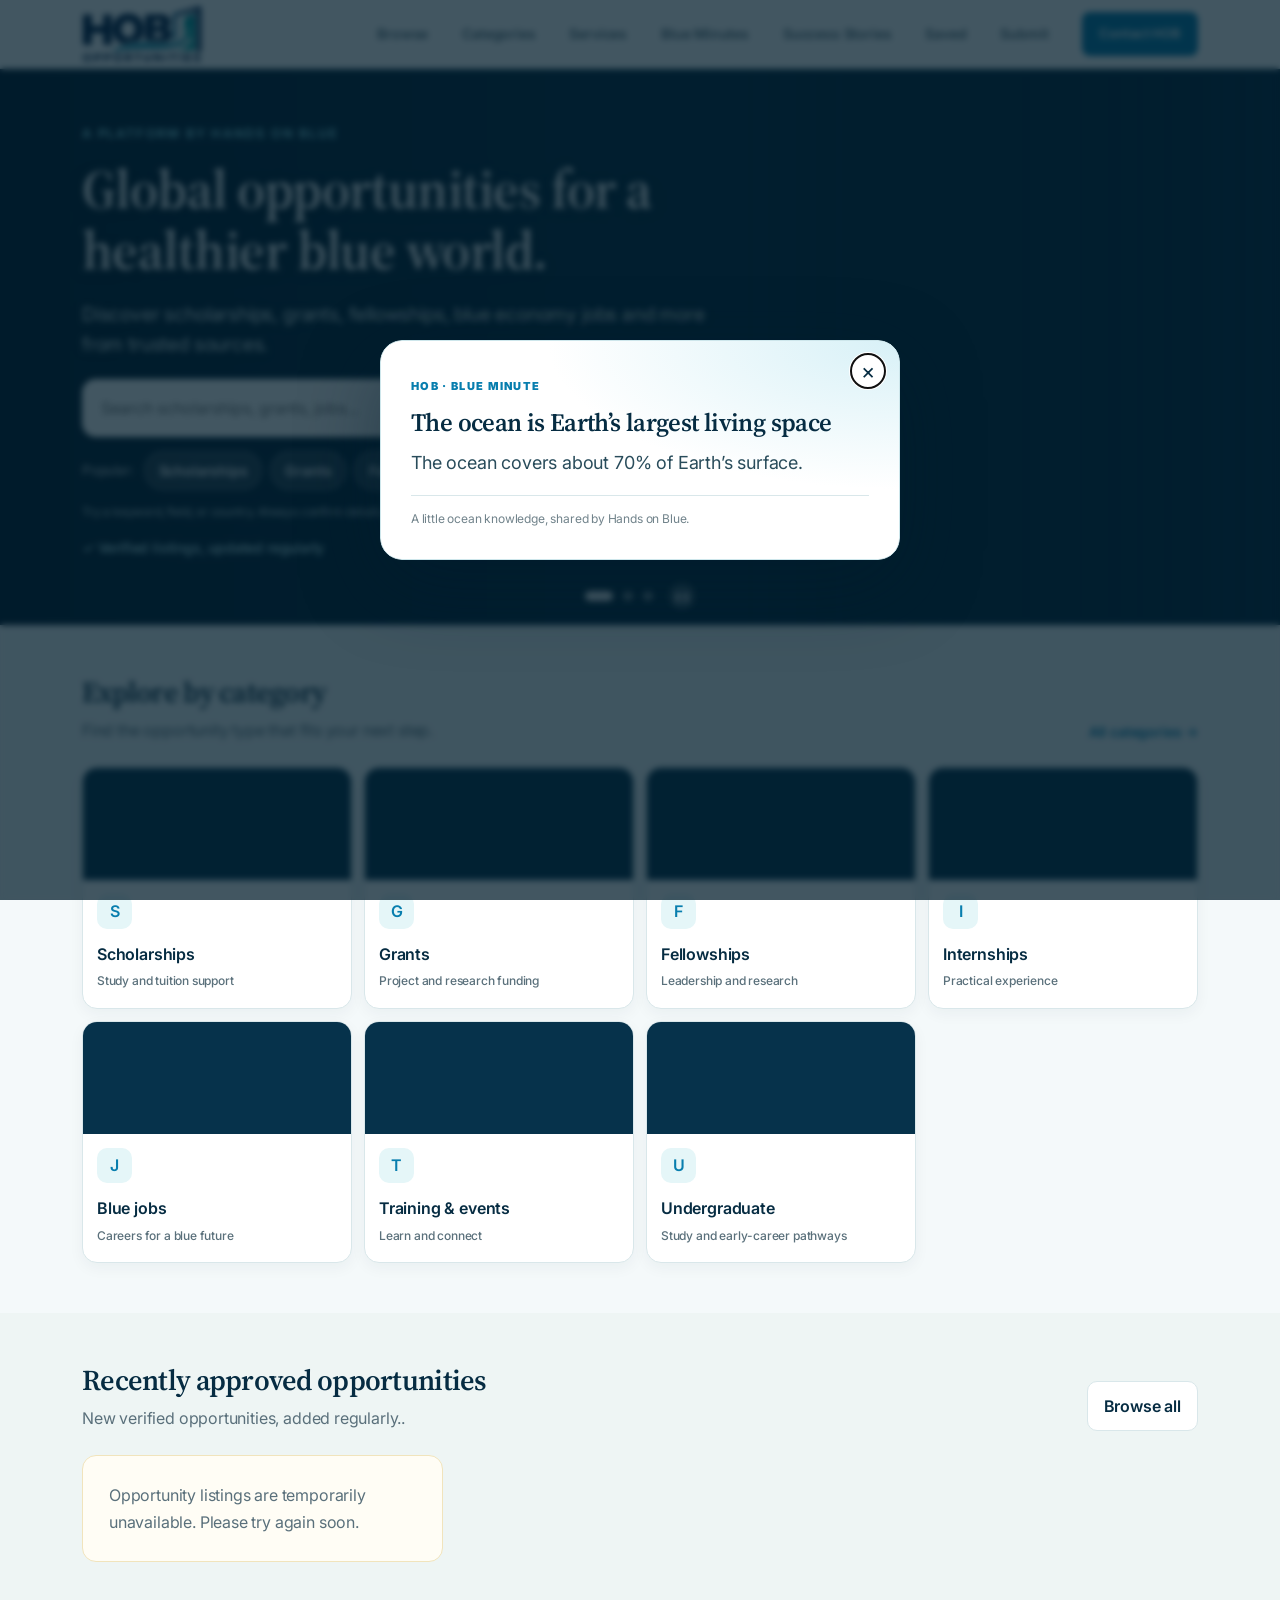
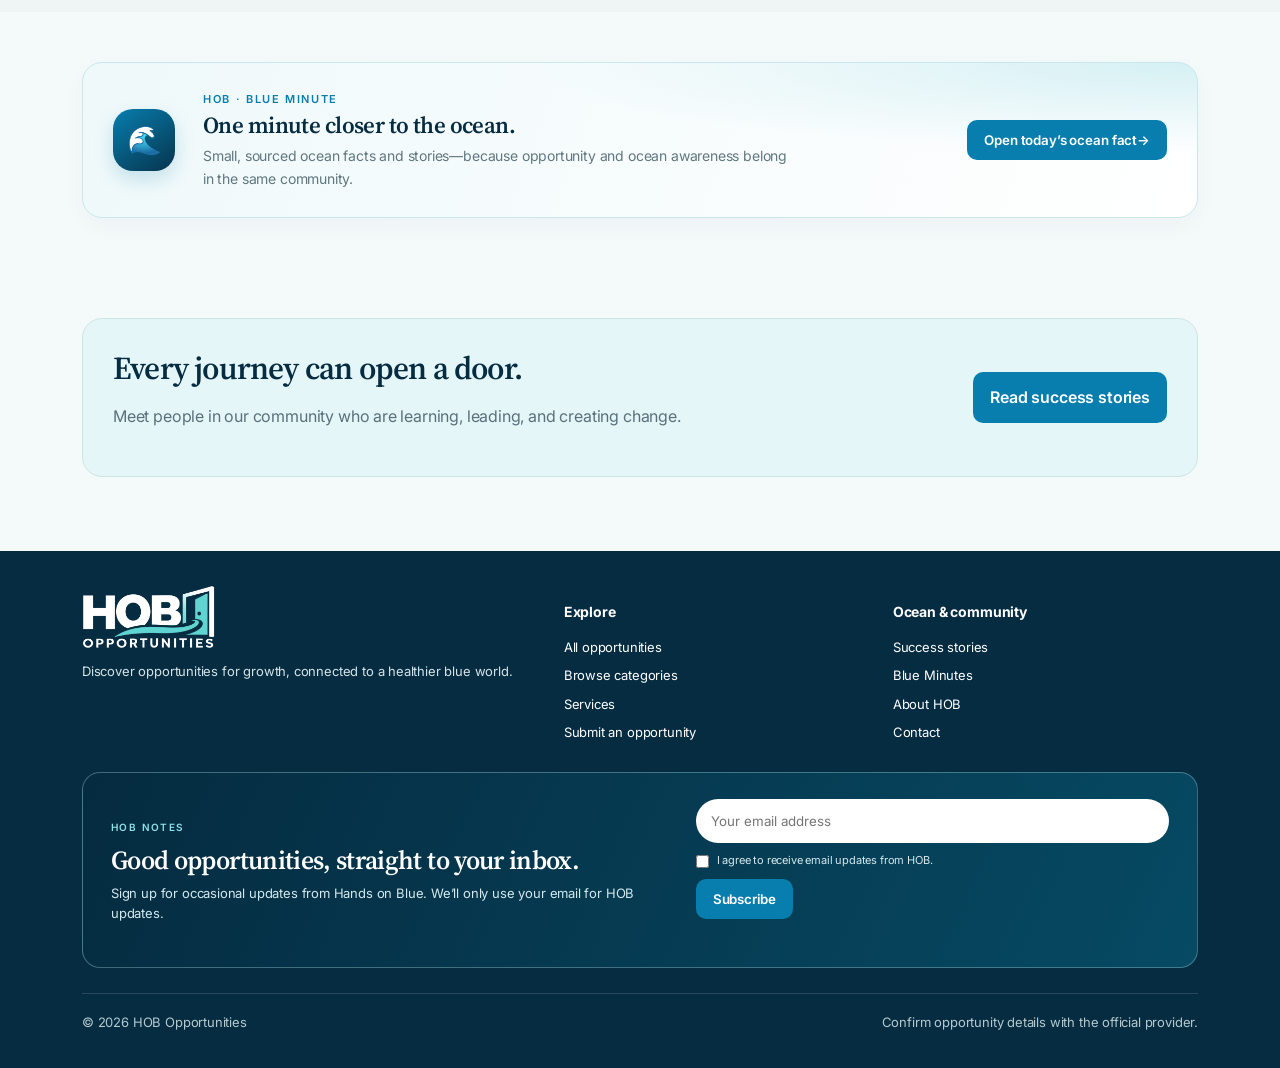
<file: index.html>
<!doctype html>
<html lang="en">
<head>
<meta charset="utf-8">
<meta name="viewport" content="width=device-width, initial-scale=1">
<title>HOB Opportunities | Find Your Next Opportunity</title>
<meta name="description" content="Discover scholarships, grants, fellowships, internships, jobs, training and events for African and international applicants.">
<link rel="canonical" href="https://opportunities.handsonblue.org/">
<meta property="og:type" content="website">
<meta property="og:site_name" content="HOB Opportunities">
<meta property="og:title" content="HOB Opportunities | Find Your Next Opportunity">
<meta property="og:description" content="Discover scholarships, grants, fellowships, internships, jobs, training and events for African and international applicants.">
<meta name="theme-color" content="#102b3f">
<!-- Faster fonts on phones (do not block page) -->
<link rel="preconnect" href="https://fonts.googleapis.com">
<link rel="preconnect" href="https://fonts.gstatic.com" crossorigin>
<link href="https://fonts.googleapis.com/css2?family=Inter:wght@400;500;600;700&family=Source+Serif+4:opsz,wght@8..60,500;8..60,600&display=swap" rel="stylesheet">
<link rel="stylesheet" href="/assets/site.css?v=20261113-logo">
<link rel="icon" href="/favicon.svg" type="image/svg+xml">
<link rel="stylesheet" href="/assets/launch.css?v=20261113-logo">
</head>
<body>
<header class="site-header">
  <div class="wrap nav">
    <a class="brand" href="/">
     <img class="brand-logo" src="/assets/hob-logo-emblem.png?v=20261113-logo" alt="Hands on Blue logo">
      <span> HOB Opportunities</span>
    </a>
    <button class="menu-toggle" id="menuToggle" aria-expanded="false" aria-controls="navLinks">Menu</button>
    <nav class="nav-links" id="navLinks">
      <a href="/opportunities/">Browse opportunities</a>
      <a href="/category/">Categories</a>
      <a href="/saved/">Saved</a>
      <a href="/submit/">Submit opportunity</a>
      <a href="/about/">About</a>
      <a class="btn small" href="/contact/">Contact HOB</a>
    </nav>
  </div>
</header>
<main>
  
<section class="hero">
   <div class="wrap hero-grid">
      <div>
        <div class="eyebrow">A platform by Hands on Blue</div>
        <h1>Global opportunities for a healthier blue world.</h1>
        <p>Discover scholarships, grants, fellowships, blue economy jobs and more from trusted sources.</p>
        <form class="searchbar" id="homeSearch">
          <label class="sr-only" for="homeSearchInput">Search opportunities</label>
          <input id="homeSearchInput" type="search" placeholder="Search scholarships, grants, jobs…">
          <button class="btn" type="submit">Search</button>
        </form>
        <div class="quick-links" aria-label="Popular categories">
          <span>Popular:</span>
          <a href="/category/?name=Scholarships">Scholarships</a>
          <a href="/category/?name=Grants">Grants</a>
          <a href="/category/?name=Fellowships">Fellowships</a>
          <a href="/category/?name=Internships">Internships</a>
          <a href="/category/?name=Blue%20Jobs">Blue jobs</a>
        </div>
        <p class="hero-note">Try a keyword, field, or country. Always confirm details with the official provider.</p>
        <div class="hero-trust" id="heroTrust">✓ Verified listings, updated regularly</div>
      </div>
    </div>
  </section>
  <section class="section">
    <div class="wrap">
      <div class="section-head">
        <div>
          <h2>Explore by category</h2>
          <p>Find the opportunity type that fits your next step.</p>
        </div>
        <a class="text-link" href="/category/">All categories →</a>
      </div>
      <div class="categories">
        <a class="category-card" href="/category/?name=Scholarships"><div class="category-icon">S</div>Scholarships<span>Study and tuition support</span></a>
        <a class="category-card" href="/category/?name=Grants"><div class="category-icon">G</div>Grants<span>Project and research funding</span></a>
        <a class="category-card" href="/category/?name=Fellowships"><div class="category-icon">F</div>Fellowships<span>Leadership and research</span></a>
        <a class="category-card" href="/category/?name=Internships"><div class="category-icon">I</div>Internships<span>Practical experience</span></a>
        <a class="category-card" href="/category/?name=Blue%20Jobs"><div class="category-icon">J</div>Blue jobs<span>Careers for a blue future</span></a>
        <a class="category-card" href="/category/?name=Training%20%26%20Events"><div class="category-icon">T</div>Training & events<span>Learn and connect</span></a>
        <a class="category-card" href="/category/?name=Undergraduate%20Opportunities"><div class="category-icon">U</div>Undergraduate<span>Study and early-career pathways</span></a>
      </div>
    </div>
  </section>
  <section class="section alt">
    <div class="wrap">
      <div class="section-head">
        <div>
          <h2>Recently approved opportunities</h2>
          <p>New verified opportunities, added regularly..</p>
        </div>
        <a class="btn secondary" href="/opportunities/">Browse all</a>
      </div>
      <div id="featuredCards" class="cards">
        <div class="loading">Loading approved opportunities…</div>
      </div>
    </div>
  </section>
  <section class="section">
    <div class="wrap">
      <div class="blue-minute-card">
        <div class="blue-minute-orb" aria-hidden="true">🌊</div>
        <div>
          <div class="eyebrow">HOB · BLUE MINUTE</div>
          <h2>One minute closer to the ocean.</h2>
          <p>Small, sourced ocean facts and stories—because opportunity and ocean awareness belong in the same community.</p>
        </div>
        <button class="btn blue-minute-open" type="button" data-blue-minute>Open today’s ocean fact <span aria-hidden="true">→</span></button>
      </div>
    </div>
  </section>
  <section class="section">
    <div class="wrap">
      <div class="callout">
        <div>
          <h2>Every journey can open a door.</h2>
          <p>Meet people in our community who are learning, leading, and creating change.</p>
        </div>
        <a class="btn" href="/stories/">Read success stories</a>
      </div>
    </div>
  </section>
</main>
<footer class="site-footer">
  <div class="wrap">
    <div class="footer-grid">
      <div>
        <a class="brand" href="/" style="color:white">
          <img class="brand-logo" src="/assets/hob-logo-approved.png?v=20261113-logo" alt="Hands on Blue">
          <span>Opportunities</span>
        </a>
        <p>Discover scholarships, grants, fellowships, internships, jobs, training and other opportunities. A platform by Hands on Blue Ocean Conservation Trust.</p>
      </div>
      <div>
        <h3>Explore</h3>
        <div class="footer-links">
          <a href="/opportunities/">All opportunities</a>
          <a href="/category/">Browse categories</a>
          <a href="/saved/">Saved opportunities</a>
          <a href="/submit/">Submit an opportunity</a>
        </div>
      </div>
      <div>
        <h3>Information</h3>
        <div class="footer-links">
          <a href="/about/">About HOB Opportunities</a>
          <a href="/contact/">Contact</a>
          <a href="/privacy/">Privacy notice</a>
          
          <a href="https://handsonblue.org" target="_blank" rel="noopener">Hands on Blue ↗</a>
        </div>
      </div>
    </div>
    <div class="copyright">
      <span>© <span id="year"></span> HOB Opportunities</span>
      <span>Always confirm eligibility and deadlines with the official provider.</span>
    </div>
  </div>
</footer>
<script src="/assets/config.js?v=20261113-logo"></script>
<script src="/assets/site.js?v=20261113-logo" defer></script>
</body>
</html>
</file>
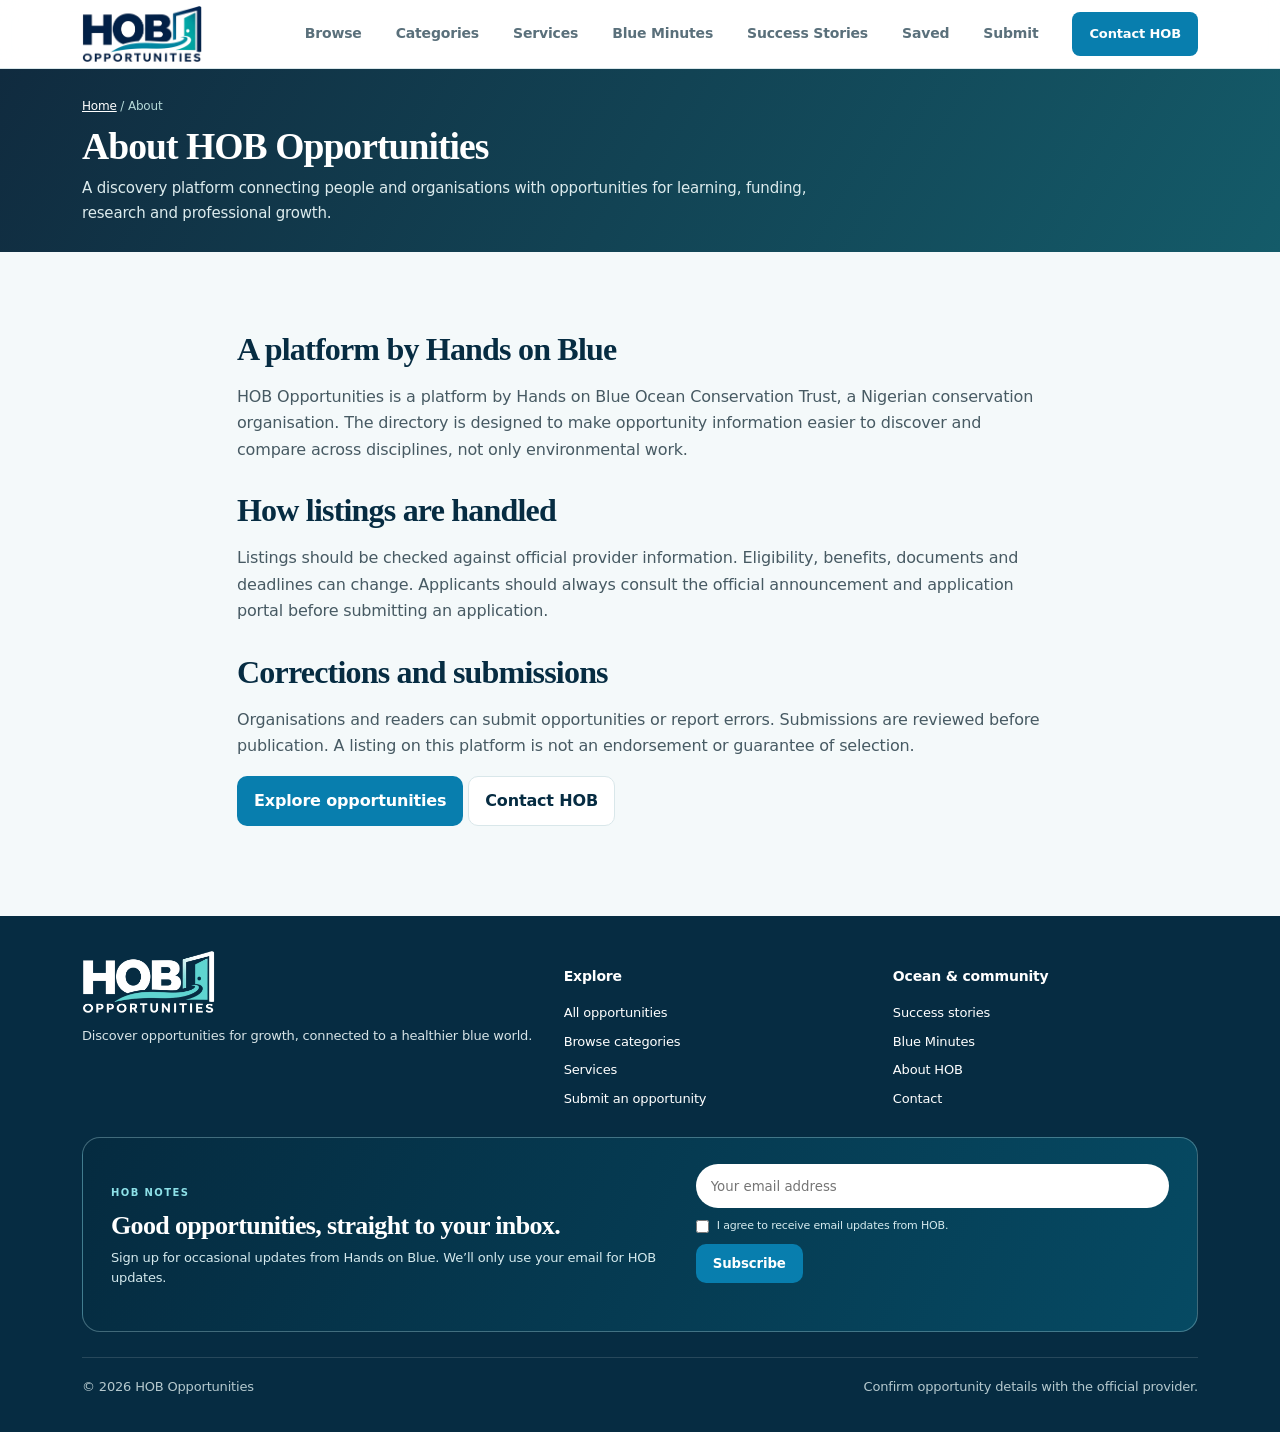
<file: about/index.html>
<!doctype html><html lang="en"><head><meta charset="utf-8"><meta name="viewport" content="width=device-width, initial-scale=1"><title>About HOB Opportunities</title><meta name="description" content="Learn about HOB Opportunities, the opportunity directory by Hands on Blue Ocean Conservation Trust."><link rel="canonical" href="https://opportunities.handsonblue.org/about/"><meta property="og:type" content="website"><meta property="og:site_name" content="HOB Opportunities"><meta property="og:title" content="About HOB Opportunities"><meta property="og:description" content="Learn about HOB Opportunities, the opportunity directory by Hands on Blue Ocean Conservation Trust."><meta name="theme-color" content="#102b3f"><link rel="stylesheet" href="/assets/site.css?v=20261102-logo1"><link rel="icon" href="/favicon.svg" type="image/svg+xml"><link rel="stylesheet" href="/assets/launch.css?v=20261102-logo1"></head><body><header class="site-header"><div class="wrap nav"><a class="brand" href="/"><img class="brand-logo" src="/assets/hob-logo-emblem.png?v=20261102-logo1" alt="Hands on Blue logo">   <span>HOB Opportunities</span></a><button class="menu-toggle" id="menuToggle" aria-expanded="false" aria-controls="navLinks">Menu</button><nav class="nav-links" id="navLinks"><a href="/opportunities/">Browse opportunities</a><a href="/category/">Categories</a><a href="/saved/">Saved</a><a href="/submit/">Submit opportunity</a><a href="/about/">About</a><a class="btn small" href="/contact/">Contact HOB</a></nav></div></header><main><section class="page-hero"><div class="wrap"><div class="breadcrumbs"><a href="/">Home</a> / About</div><h1>About HOB Opportunities</h1><p>A discovery platform connecting people and organisations with opportunities for learning, funding, research and professional growth.</p></div></section><section class="section"><div class="wrap content"><h2>A platform by Hands on Blue</h2><p>HOB Opportunities is a platform by Hands on Blue Ocean Conservation Trust, a Nigerian conservation organisation. The directory is designed to make opportunity information easier to discover and compare across disciplines, not only environmental work.</p><h2>How listings are handled</h2><p>Listings should be checked against official provider information. Eligibility, benefits, documents and deadlines can change. Applicants should always consult the official announcement and application portal before submitting an application.</p><h2>Corrections and submissions</h2><p>Organisations and readers can submit opportunities or report errors. Submissions are reviewed before publication. A listing on this platform is not an endorsement or guarantee of selection.</p><p><a class="btn" href="/opportunities/">Explore opportunities</a> <a class="btn secondary" href="/contact/">Contact HOB</a></p></div></section></main><footer class="site-footer"><div class="wrap"><div class="footer-grid"><div><a class="brand" href="/" style="color:white"><img class="brand-logo" src="/assets/hob-logo-approved.png?v=20261102-logo1" alt="Hands on Blue">   <span>HOB Opportunities</span></a><p>Discover scholarships, grants, fellowships, internships, jobs, training and other opportunities. A platform by Hands on Blue Ocean Conservation Trust.</p></div><div><h3>Explore</h3><div class="footer-links"><a href="/opportunities/">All opportunities</a><a href="/category/">Browse categories</a><a href="/saved/">Saved opportunities</a><a href="/submit/">Submit an opportunity</a></div></div><div><h3>Information</h3><div class="footer-links"><a href="/about/">About HOB Opportunities</a><a href="/contact/">Contact</a><a href="/privacy/">Privacy notice</a><a href="https://handsonblue.org" target="_blank" rel="noopener">Hands on Blue ↗</a></div></div></div><div class="copyright"><span>© <span id="year"></span> HOB Opportunities</span><span>Always confirm eligibility and deadlines with the official provider.</span></div></div></footer><script src="/assets/config.js?v=20261102-logo1"></script><script src="/assets/site.js?v=20261102-logo1" defer></script></body></html>
</file>
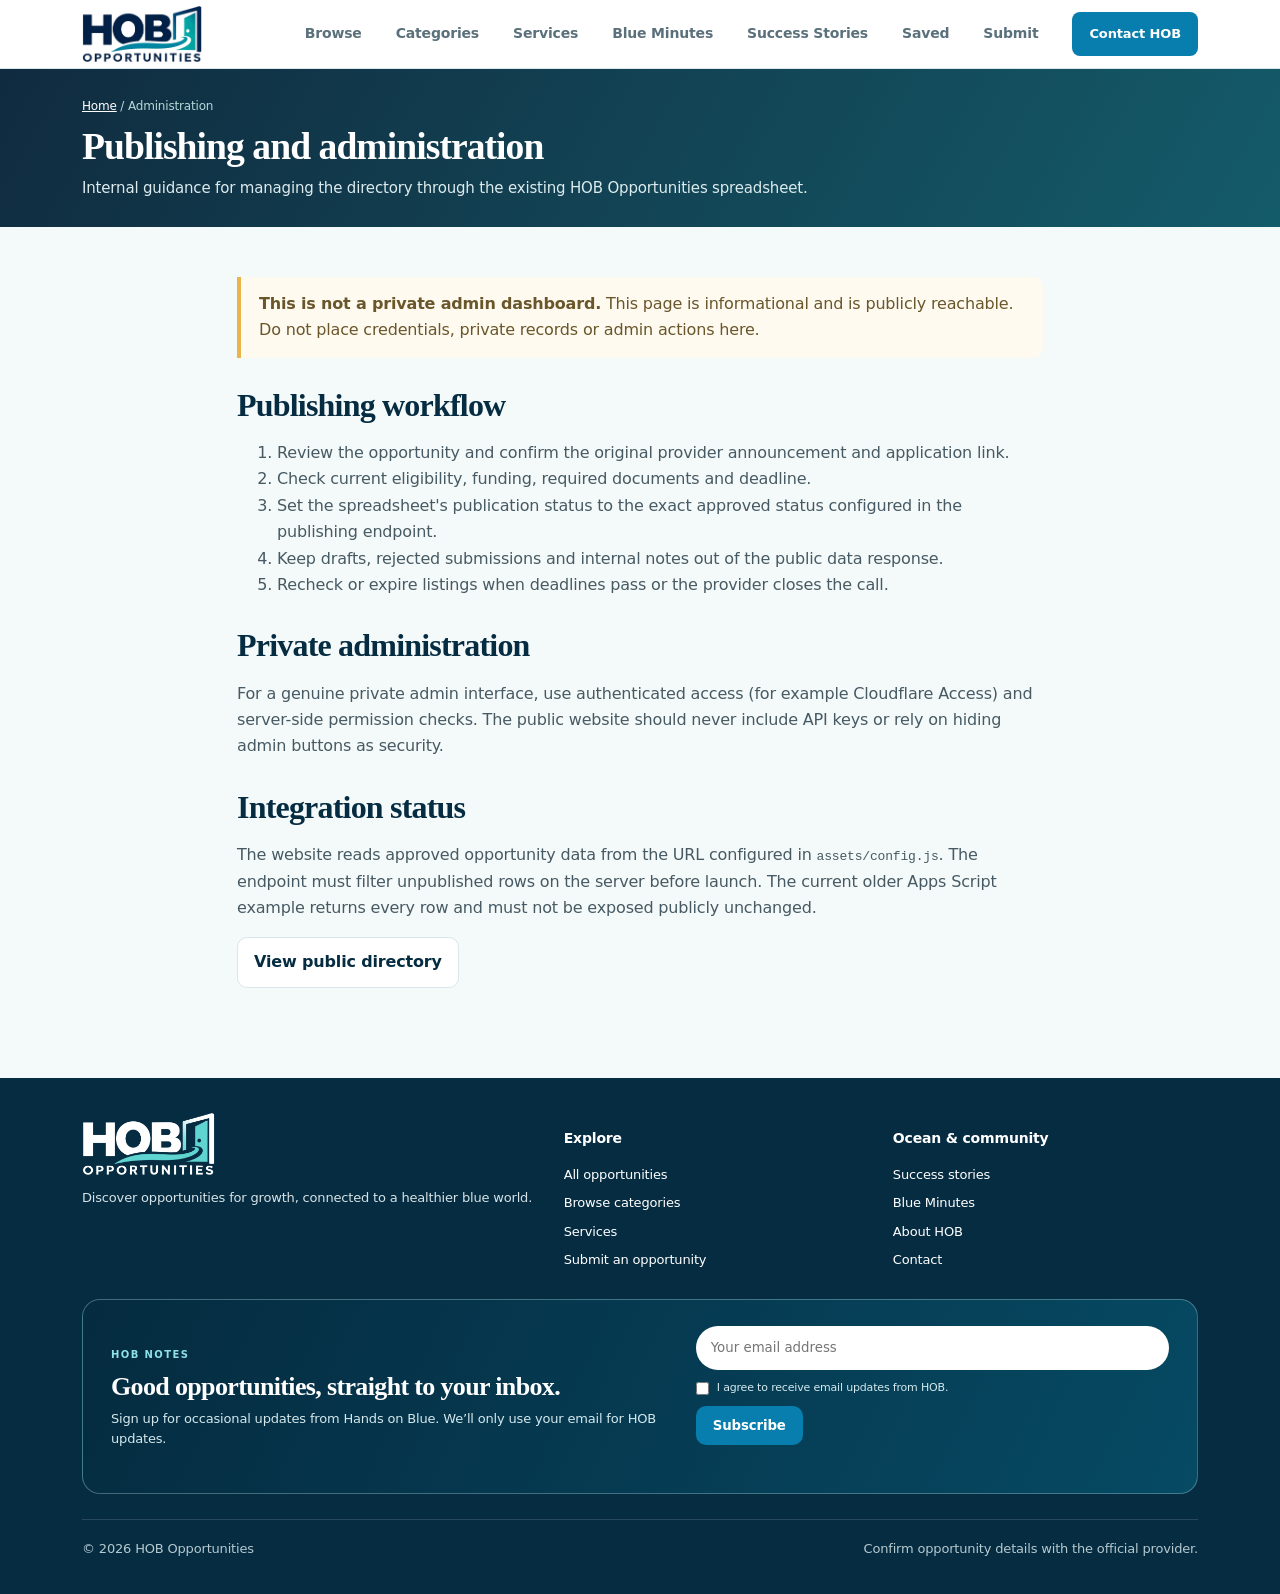
<file: admin/index.html>
<!doctype html><html lang="en"><head><meta charset="utf-8"><meta name="robots" content="noindex"><meta name="viewport" content="width=device-width, initial-scale=1"><title>Publishing Guide | HOB Opportunities</title><meta name="description" content="Publishing workflow and administration notes for HOB Opportunities."><link rel="canonical" href="https://opportunities.handsonblue.org/admin/"><meta property="og:type" content="website"><meta property="og:site_name" content="HOB Opportunities"><meta property="og:title" content="Publishing Guide | HOB Opportunities"><meta property="og:description" content="Publishing workflow and administration notes for HOB Opportunities."><meta name="theme-color" content="#102b3f"><link rel="stylesheet" href="/assets/site.css?v=20261102-logo1"><link rel="icon" href="/favicon.svg" type="image/svg+xml"><link rel="stylesheet" href="/assets/launch.css?v=20261102-logo1"></head><body><header class="site-header"><div class="wrap nav"><a class="brand" href="/"><img class="brand-logo" src="/assets/hob-logo-approved.png?v=20261102-logo1" alt="Hands on Blue">   <span>HOB Opportunities</span></a><button class="menu-toggle" id="menuToggle" aria-expanded="false" aria-controls="navLinks">Menu</button><nav class="nav-links" id="navLinks"><a href="/opportunities/">Browse opportunities</a><a href="/category/">Categories</a><a href="/saved/">Saved</a><a href="/submit/">Submit opportunity</a><a href="/about/">About</a><a class="btn small" href="/contact/">Contact HOB</a></nav></div></header><main><section class="page-hero"><div class="wrap"><div class="breadcrumbs"><a href="/">Home</a> / Administration</div><h1>Publishing and administration</h1><p>Internal guidance for managing the directory through the existing HOB Opportunities spreadsheet.</p></div></section><section class="section"><div class="wrap content"><div class="admin-warning"><strong>This is not a private admin dashboard.</strong> This page is informational and is publicly reachable. Do not place credentials, private records or admin actions here.</div><h2>Publishing workflow</h2><ol><li>Review the opportunity and confirm the original provider announcement and application link.</li><li>Check current eligibility, funding, required documents and deadline.</li><li>Set the spreadsheet's publication status to the exact approved status configured in the publishing endpoint.</li><li>Keep drafts, rejected submissions and internal notes out of the public data response.</li><li>Recheck or expire listings when deadlines pass or the provider closes the call.</li></ol><h2>Private administration</h2><p>For a genuine private admin interface, use authenticated access (for example Cloudflare Access) and server-side permission checks. The public website should never include API keys or rely on hiding admin buttons as security.</p><h2>Integration status</h2><p>The website reads approved opportunity data from the URL configured in <code>assets/config.js</code>. The endpoint must filter unpublished rows on the server before launch. The current older Apps Script example returns every row and must not be exposed publicly unchanged.</p><p><a class="btn secondary" href="/opportunities/">View public directory</a></p></div></section></main><footer class="site-footer"><div class="wrap"><div class="footer-grid"><div><a class="brand" href="/" style="color:white"><img class="brand-logo" src="/assets/hob-logo-approved.png?v=20261102-logo1" alt="Hands on Blue">   <span>HOB Opportunities</span></a><p>Discover scholarships, grants, fellowships, internships, jobs, training and other opportunities. A platform by Hands on Blue Ocean Conservation Trust.</p></div><div><h3>Explore</h3><div class="footer-links"><a href="/opportunities/">All opportunities</a><a href="/category/">Browse categories</a><a href="/saved/">Saved opportunities</a><a href="/submit/">Submit an opportunity</a></div></div><div><h3>Information</h3><div class="footer-links"><a href="/about/">About HOB Opportunities</a><a href="/contact/">Contact</a><a href="/privacy/">Privacy notice</a><a href="https://handsonblue.org" target="_blank" rel="noopener">Hands on Blue ↗</a></div></div></div><div class="copyright"><span>© <span id="year"></span> HOB Opportunities</span><span>Always confirm eligibility and deadlines with the official provider.</span></div></div></footer><script src="/assets/config.js?v=20261102-logo1"></script><script src="/assets/site.js?v=20261102-logo1" defer></script></body></html>
</file>
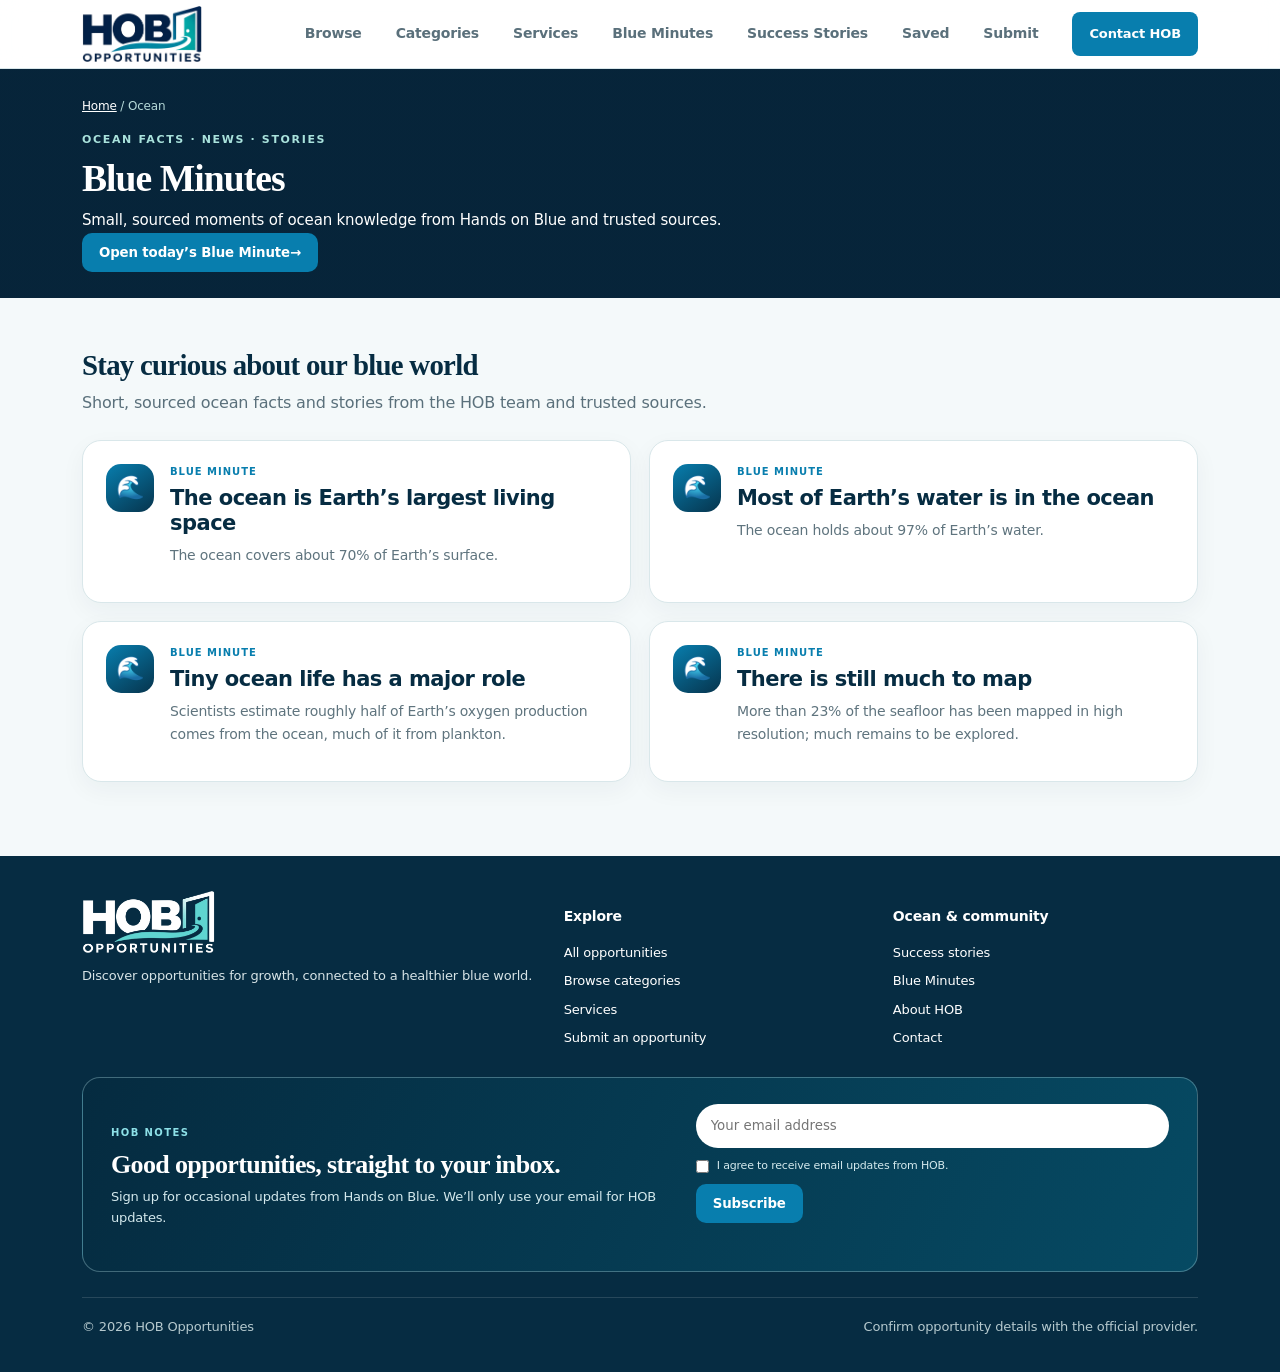
<file: blue-minutes/index.html>
<!doctype html>
<html lang="en"><head><meta charset="utf-8"><meta name="viewport" content="width=device-width, initial-scale=1"><title>Blue Minutes | HOB Opportunities</title><meta name="description" content="Short, sourced ocean facts, news and stories curated by Hands on Blue."/><meta name="theme-color" content="#062c42"><link rel="stylesheet" href="/assets/site.css?v=20261113-logo"><link rel="icon" href="/favicon.svg" type="image/svg+xml"><link rel="stylesheet" href="/assets/launch.css?v=20261113-logo"></head>
<body data-page="blue-minutes"><header class="site-header"><div class="wrap nav"><a class="brand" href="/"><img class="brand-logo" src="/assets/hob-logo-emblem.png?v=20261113-logo" alt="Hands on Blue logo">   <span>HOB Opportunities</span></a><button class="menu-toggle" id="menuToggle" aria-expanded="false" aria-controls="navLinks">Menu</button><nav class="nav-links" id="navLinks"></nav></div></header>
<main><section class="page-hero ocean-page-hero"><div class="wrap"><div class="breadcrumbs"><a href="/">Home</a> / Ocean</div><span class="eyebrow">OCEAN FACTS · NEWS · STORIES</span><h1>Blue Minutes</h1><p>Small, sourced moments of ocean knowledge from Hands on Blue and trusted sources.</p><button class="btn blue-minute-open" type="button" data-blue-minute>Open today’s Blue Minute <span aria-hidden="true">→</span></button></div></section><section class="section"><div class="wrap"><div class="section-head"><div><h2>Stay curious about our blue world</h2><p>Short, sourced ocean facts and stories from the HOB team and trusted sources.</p></div></div><div id="minutesCards" class="minutes-grid"><div class="loading">Loading Blue Minutes…</div></div></div></section></main>
<footer class="site-footer"><div class="wrap"><div class="footer-grid"><div><a class="brand" href="/"><img class="brand-logo" src="/assets/hob-logo-approved.png?v=20261113-logo" alt="Hands on Blue logo">   <span>HOB Opportunities</span></a><p>Opportunities for growth, connected to a healthier blue world.</p></div><div><h3>Discover</h3><div class="footer-links"><a href="/opportunities/">Browse opportunities</a><a href="/category/">Categories</a><a href="/services/">Resources</a></div></div><div><h3>Community</h3><div class="footer-links"><a href="/stories/">Success stories</a><a href="/blue-minutes/">Blue Minutes</a><a href="/contact/">Contact HOB</a></div></div></div><div class="copyright"><span>© <span id="year"></span> HOB Opportunities</span><span>Learn something new. Share it with care.</span></div></div></footer><script src="/assets/config.js?v=20261113-logo"></script><script src="/assets/site.js?v=20261113-logo" defer></script></body></html>
</file>
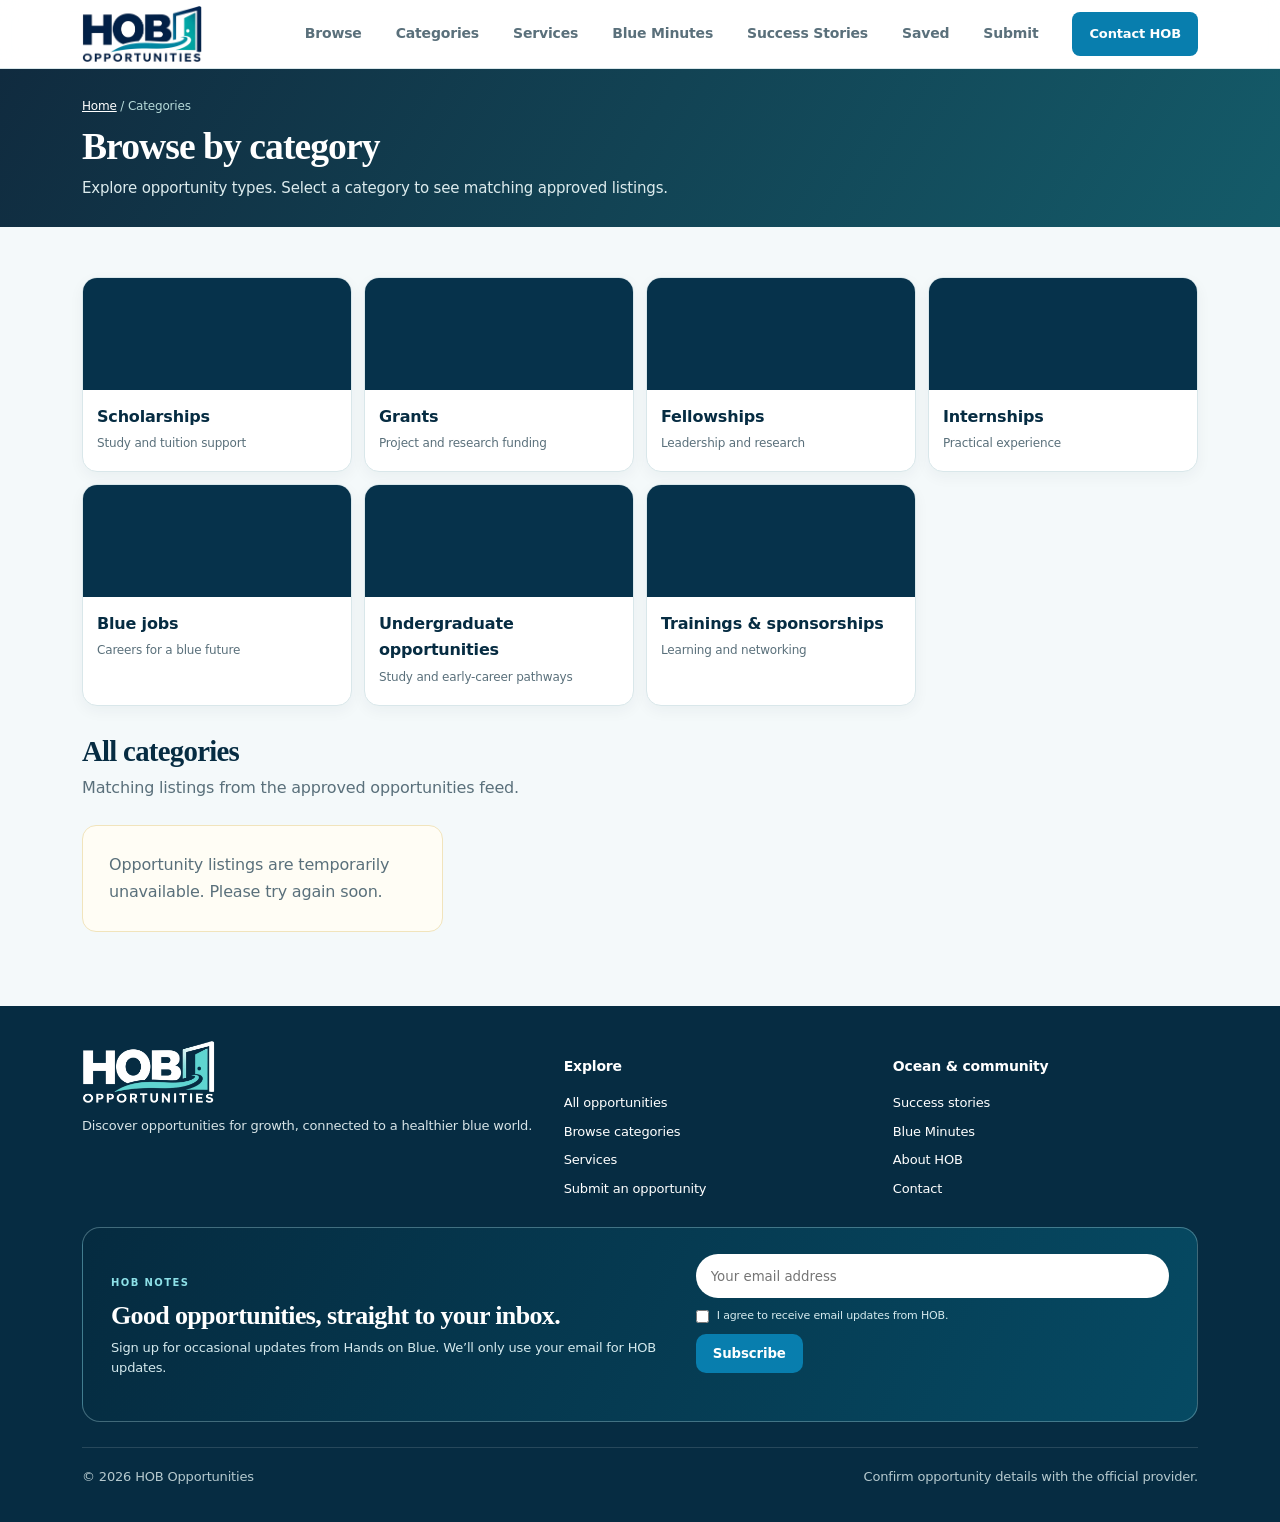
<file: category/index.html>
<!doctype html><html lang="en"><head><meta charset="utf-8"><meta name="viewport" content="width=device-width, initial-scale=1"><title>Opportunity Categories | HOB Opportunities</title><meta name="description" content="Browse scholarships, grants, fellowships, internships, jobs, training and events by category."><link rel="canonical" href="https://opportunities.handsonblue.org/category/"><meta property="og:type" content="website"><meta property="og:site_name" content="HOB Opportunities"><meta property="og:title" content="Opportunity Categories | HOB Opportunities"><meta property="og:description" content="Browse scholarships, grants, fellowships, internships, jobs, training and events by category."><meta name="theme-color" content="#102b3f"><link rel="stylesheet" href="/assets/site.css?v=20261102-logo1"><link rel="icon" href="/favicon.svg" type="image/svg+xml"><link rel="stylesheet" href="/assets/launch.css?v=20261102-logo1"></head><body><header class="site-header"><div class="wrap nav"><a class="brand" href="/"><img class="brand-logo" src="/assets/hob-logo-emblem.png?v=20261102-logo1" alt="Hands on Blue logo">   <span>HOB Opportunities</span></a><button class="menu-toggle" id="menuToggle" aria-expanded="false" aria-controls="navLinks">Menu</button><nav class="nav-links" id="navLinks"><a href="/opportunities/">Browse opportunities</a><a href="/category/">Categories</a><a href="/saved/">Saved</a><a href="/submit/">Submit opportunity</a><a href="/about/">About</a><a class="btn small" href="/contact/">Contact HOB</a></nav></div></header><main><section class="page-hero"><div class="wrap"><div class="breadcrumbs"><a href="/">Home</a> / Categories</div><h1>Browse by category</h1><p>Explore opportunity types. Select a category to see matching approved listings.</p></div></section><section class="section"><div class="wrap"><div class="categories" style="margin-bottom:28px"><a class="category-card" href="?name=Scholarships">Scholarships<span>Study and tuition support</span></a><a class="category-card" href="?name=Grants">Grants<span>Project and research funding</span></a><a class="category-card" href="?name=Fellowships">Fellowships<span>Leadership and research</span></a><a class="category-card" href="?name=Internships">Internships<span>Practical experience</span></a><a class="category-card" href="?name=Blue%20Jobs">Blue jobs<span>Careers for a blue future</span></a><a class="category-card" href="?name=Undergraduate%20Opportunities">Undergraduate opportunities<span>Study and early-career pathways</span></a><a class="category-card" href="?name=Trainings%20%26%20Sponsorships">Trainings & sponsorships<span>Learning and networking</span></a></div><div class="section-head"><div><h2 id="categoryHeading">All categories</h2><p>Matching listings from the approved opportunities feed.</p></div></div><div id="categoryCards" class="cards"><div class="loading">Loading approved opportunities…</div></div></div></section></main><footer class="site-footer"><div class="wrap"><div class="footer-grid"><div><a class="brand" href="/" style="color:white"><img class="brand-logo" src="/assets/hob-logo-approved.png?v=20261102-logo1" alt="Hands on Blue">   <span>HOB Opportunities</span></a><p>Discover scholarships, grants, fellowships, internships, jobs, training and other opportunities. A platform by Hands on Blue Ocean Conservation Trust.</p></div><div><h3>Explore</h3><div class="footer-links"><a href="/opportunities/">All opportunities</a><a href="/category/">Browse categories</a><a href="/saved/">Saved opportunities</a><a href="/submit/">Submit an opportunity</a></div></div><div><h3>Information</h3><div class="footer-links"><a href="/about/">About HOB Opportunities</a><a href="/contact/">Contact</a><a href="/privacy/">Privacy notice</a><a href="https://handsonblue.org" target="_blank" rel="noopener">Hands on Blue ↗</a></div></div></div><div class="copyright"><span>© <span id="year"></span> HOB Opportunities</span><span>Always confirm eligibility and deadlines with the official provider.</span></div></div></footer><script src="/assets/config.js?v=20261102-logo1"></script><script src="/assets/site.js?v=20261102-logo1" defer></script></body></html>
</file>
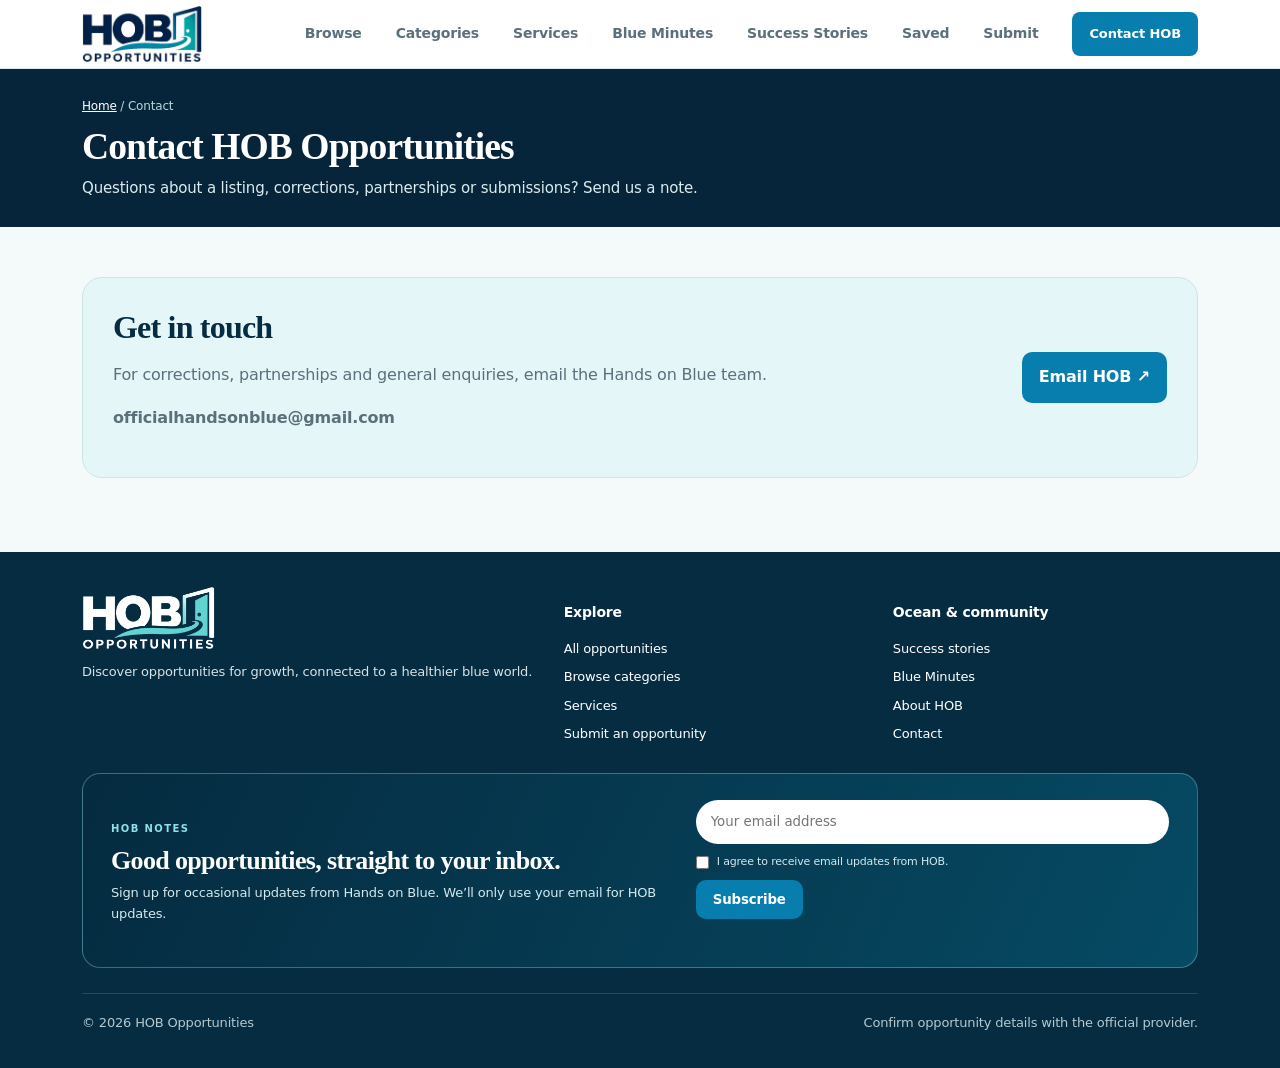
<file: contact/index.html>
<!doctype html><html lang="en"><head><meta charset="utf-8"><meta name="viewport" content="width=device-width, initial-scale=1"><title>Contact | HOB Opportunities</title><meta name="description" content="Contact HOB Opportunities about listings, corrections, partnerships and submissions."><link rel="canonical" href="https://opportunities.handsonblue.org/contact/"><meta property="og:type" content="website"><meta property="og:site_name" content="HOB Opportunities"><meta property="og:title" content="Contact | HOB Opportunities"><meta property="og:description" content="Contact HOB Opportunities about listings, corrections, partnerships and submissions."><meta name="theme-color" content="#102b3f"><link rel="stylesheet" href="/assets/site.css?v=20261113-logo"><link rel="icon" href="/favicon.svg" type="image/svg+xml"><link rel="stylesheet" href="/assets/launch.css?v=20261113-logo"></head><body data-page="contact"><header class="site-header"><div class="wrap nav"><a class="brand" href="/"><img class="brand-logo" src="/assets/hob-logo-emblem.png?v=20261113-logo" alt="Hands on Blue logo">  <span>HOB Opportunities</span></a><button class="menu-toggle" id="menuToggle" aria-expanded="false" aria-controls="navLinks">Menu</button><nav class="nav-links" id="navLinks"></nav></div></header><main><section class="page-hero ocean-page-hero"><div class="wrap"><div class="breadcrumbs"><a href="/">Home</a> / Contact</div><h1>Contact HOB Opportunities</h1><p>Questions about a listing, corrections, partnerships or submissions? Send us a note.</p></div></section><section class="section"><div class="wrap"><div class="callout" style="align-items:center;gap:24px"><div><h2>Get in touch</h2><p>For corrections, partnerships and general enquiries, email the Hands on Blue team.</p><p style="margin-top:10px"><strong>officialhandsonblue@gmail.com</strong></p></div><a id="emailHob" class="btn" style="align-self:center;white-space:nowrap" href="mailto:officialhandsonblue@gmail.com?subject=HOB%20Opportunities%20enquiry">Email HOB ↗</a></div></div></section></main><footer class="site-footer"></footer><script src="/assets/config.js?v=20261113-logo"></script><script src="/assets/site.js?v=20261113-logo" defer></script><script>
(function () {
  var b = document.getElementById('emailHob');
  if (!b) return;
  b.addEventListener('click', function (e) {
    if (/Android|iPhone|iPad|iPod/i.test(navigator.userAgent)) return;
    e.preventDefault();
    window.open('https://mail.google.com/mail/?view=cm&fs=1&to=officialhandsonblue@gmail.com&su=HOB%20Opportunities%20enquiry', '_blank', 'noopener');
  });
})();
</script></body></html>
</file>
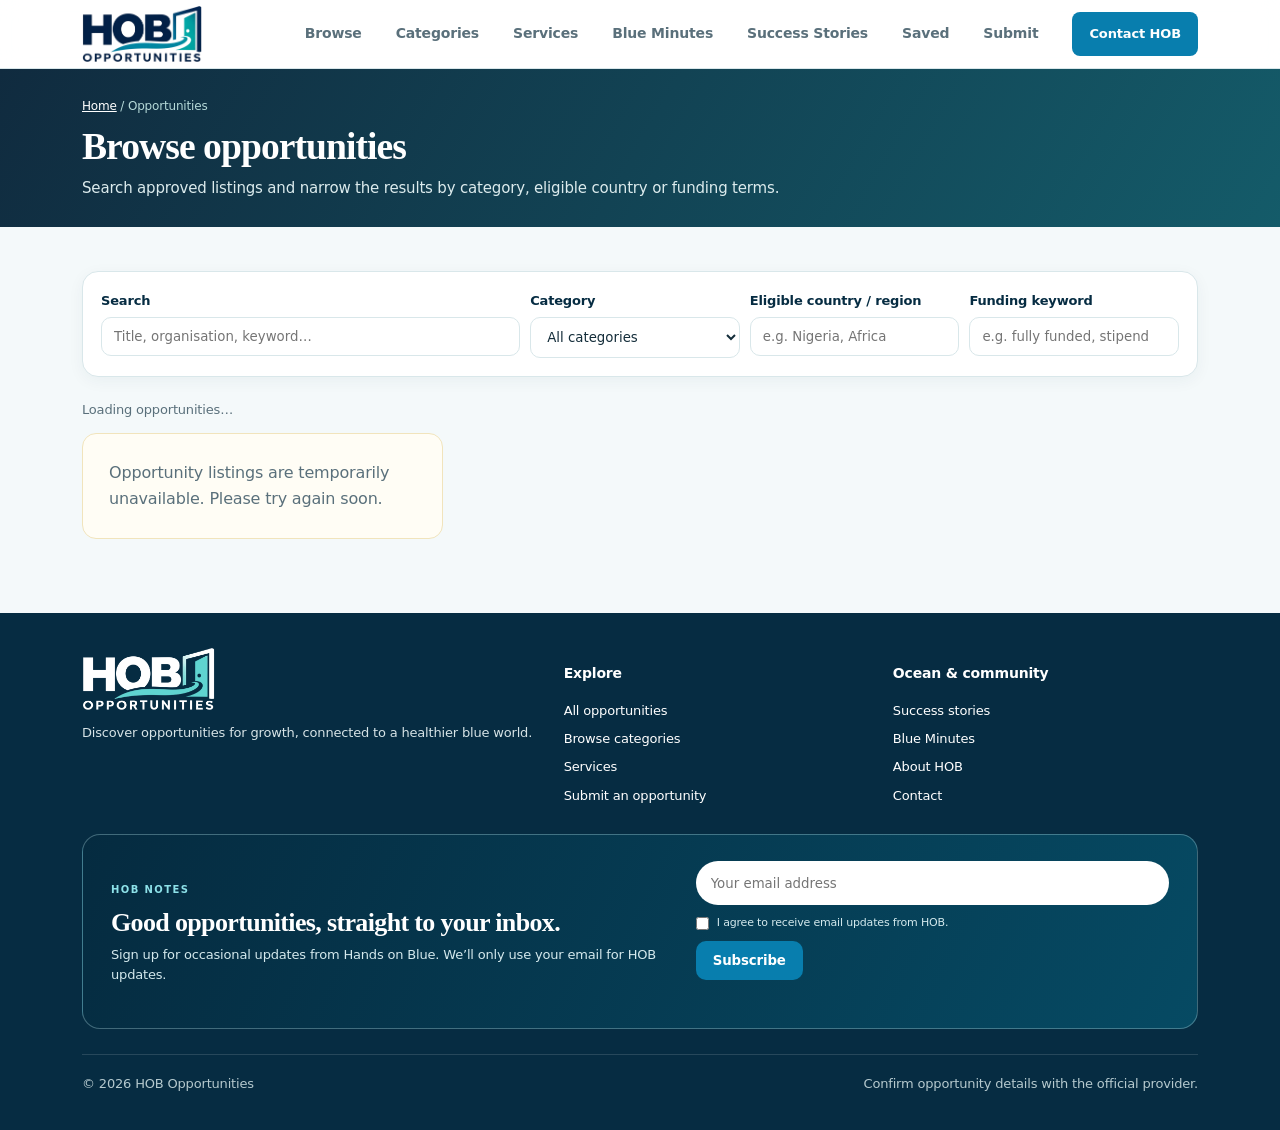
<file: opportunities/index.html>
<!doctype html><html lang="en"><head><meta charset="utf-8"><meta name="viewport" content="width=device-width, initial-scale=1"><title>Browse Opportunities | HOB Opportunities</title><meta name="description" content="Search and filter approved scholarships, grants, fellowships, internships, jobs, training and other opportunities."><link rel="canonical" href="https://opportunities.handsonblue.org/opportunities/"><meta property="og:type" content="website"><meta property="og:site_name" content="HOB Opportunities"><meta property="og:title" content="Browse Opportunities | HOB Opportunities"><meta property="og:description" content="Search and filter approved scholarships, grants, fellowships, internships, jobs, training and other opportunities."><meta name="theme-color" content="#102b3f"><link rel="stylesheet" href="/assets/site.css?v=20261113-logo"><link rel="icon" href="/favicon.svg" type="image/svg+xml"><link rel="stylesheet" href="/assets/launch.css?v=20261113-logo"></head><body><header class="site-header"><div class="wrap nav"><a class="brand" href="/"><img class="brand-logo" src="/assets/hob-logo-emblem.png?v=20261113-logo" alt="Hands on Blue logo">  <span>HOB Opportunities</span></a><button class="menu-toggle" id="menuToggle" aria-expanded="false" aria-controls="navLinks">Menu</button><nav class="nav-links" id="navLinks"><a href="/opportunities/">Browse opportunities</a><a href="/category/">Categories</a><a href="/saved/">Saved</a><a href="/submit/">Submit opportunity</a><a href="/about/">About</a><a class="btn small" href="/contact/">Contact HOB</a></nav></div></header><main><section class="page-hero"><div class="wrap"><div class="breadcrumbs"><a href="/">Home</a> / Opportunities</div><h1>Browse opportunities</h1><p>Search approved listings and narrow the results by category, eligible country or funding terms.</p></div></section><section class="section"><div class="wrap"><div class="filters"><div class="field"><label for="dirSearch">Search</label><input id="dirSearch" type="search" placeholder="Title, organisation, keyword…"></div><div class="field"><label for="dirCategory">Category</label><select id="dirCategory"><option value="">All categories</option><option>Scholarships</option><option>Grants</option><option>Fellowships</option><option>Internships</option><option>Blue jobs</option><option>Jobs</option><option>Undergraduate opportunities</option><option>Trainings & Sponsorships</option><option>Competitions</option><option>Other</option></select></div><div class="field"><label for="dirCountry">Eligible country / region</label><input id="dirCountry" placeholder="e.g. Nigeria, Africa"></div><div class="field"><label for="dirFunding">Funding keyword</label><input id="dirFunding" placeholder="e.g. fully funded, stipend"></div></div><div id="resultsCount" class="results-count">Loading opportunities…</div><div id="directoryCards" class="cards"><div class="loading">Loading approved opportunities…</div></div></div></section></main><footer class="site-footer"><div class="wrap"><div class="footer-grid"><div><a class="brand" href="/" style="color:white"><img class="brand-logo" src="/assets/hob-logo-approved.png?v=20261113-logo" alt="Hands on Blue">   <span>HOB Opportunities</span></a><p>Discover scholarships, grants, fellowships, internships, jobs, training and other opportunities. A platform by Hands on Blue Ocean Conservation Trust.</p></div><div><h3>Explore</h3><div class="footer-links"><a href="/opportunities/">All opportunities</a><a href="/category/">Browse categories</a><a href="/saved/">Saved opportunities</a><a href="/submit/">Submit an opportunity</a></div></div><div><h3>Information</h3><div class="footer-links"><a href="/about/">About HOB Opportunities</a><a href="/contact/">Contact</a><a href="/privacy/">Privacy notice</a><a href="https://handsonblue.org" target="_blank" rel="noopener">Hands on Blue ↗</a></div></div></div><div class="copyright"><span>© <span id="year"></span> HOB Opportunities</span><span>Always confirm eligibility and deadlines with the official provider.</span></div></div></footer><script src="/assets/config.js?v=20261113-logo"></script><script src="/assets/site.js?v=20261113-logo" defer></script></body></html>
</file>
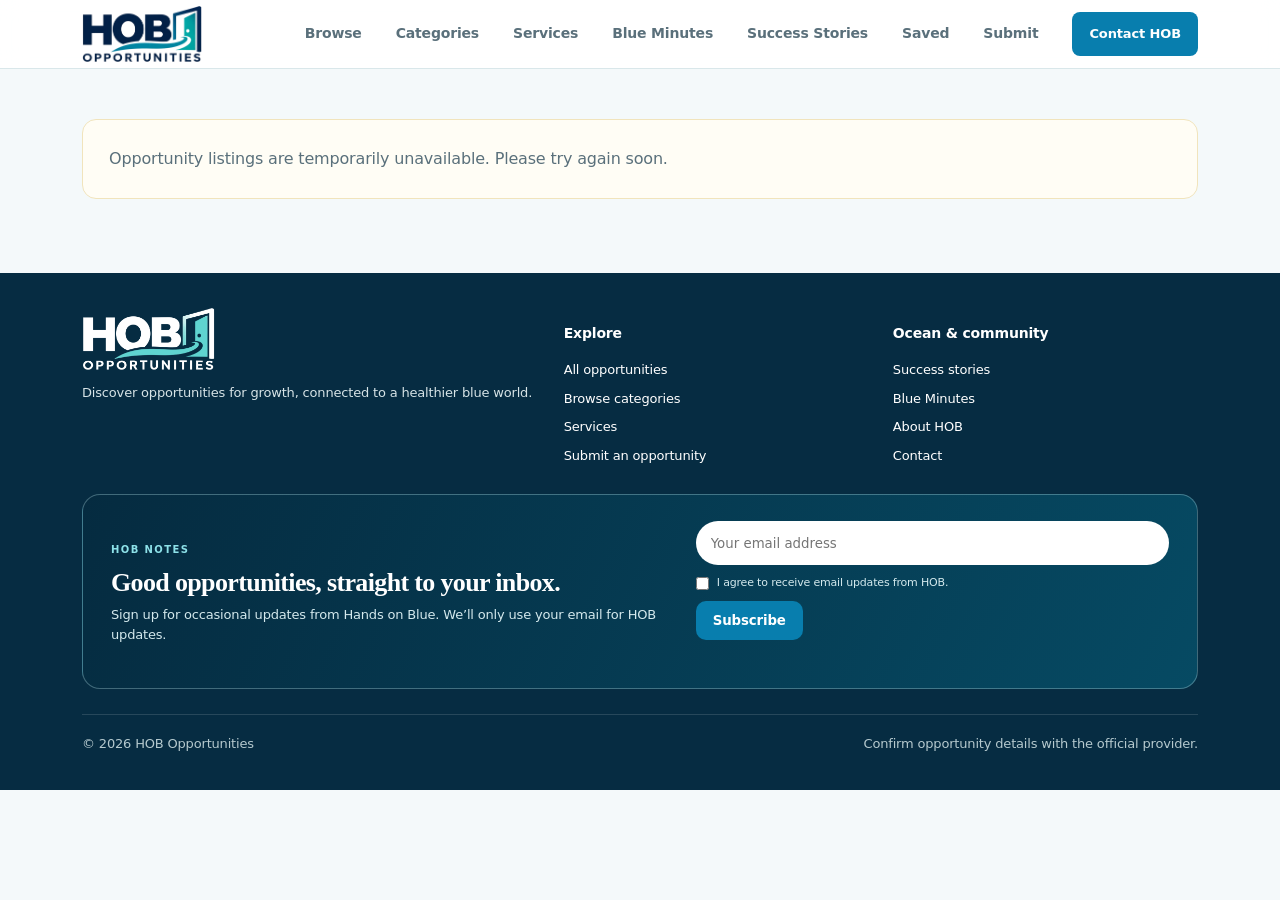
<file: opportunity/index.html>
<!doctype html><html lang="en"><head><meta charset="utf-8"><meta name="viewport" content="width=device-width, initial-scale=1"><title>Opportunity Details | HOB Opportunities</title><meta name="description" content="Opportunity eligibility, funding, qualifications, documents, application instructions and official application link."><link rel="canonical" href="https://opportunities.handsonblue.org/opportunity/"><meta property="og:type" content="website"><meta property="og:site_name" content="HOB Opportunities"><meta property="og:title" content="Opportunity Details | HOB Opportunities"><meta property="og:description" content="Opportunity eligibility, funding, qualifications, documents, application instructions and official application link."><meta name="theme-color" content="#102b3f"><link rel="stylesheet" href="/assets/site.css?v=20261113-logo"><link rel="icon" href="/favicon.svg" type="image/svg+xml"><link rel="stylesheet" href="/assets/launch.css?v=20261113-logo"></head><body><header class="site-header"><div class="wrap nav"><a class="brand" href="/"><img class="brand-logo" src="/assets/hob-logo-emblem.png?v=20261113-logo" alt="Hands on Blue logo">  <span>HOB Opportunities</span></a><button class="menu-toggle" id="menuToggle" aria-expanded="false" aria-controls="navLinks">Menu</button><nav class="nav-links" id="navLinks"><a href="/opportunities/">Browse opportunities</a><a href="/category/">Categories</a><a href="/saved/">Saved</a><a href="/submit/">Submit opportunity</a><a href="/about/">About</a><a class="btn small" href="/contact/">Contact HOB</a></nav></div></header><main><section class="section"><div class="wrap"><div id="detailRoot"><div class="loading">Loading opportunity details…</div></div></div></section></main><footer class="site-footer"><div class="wrap"><div class="footer-grid"><div><a class="brand" href="/" style="color:white"><img class="brand-logo" src="/assets/hob-logo-approved.png?v=20261113-logo" alt="Hands on Blue">   <span>HOB Opportunities</span></a><p>Discover scholarships, grants, fellowships, internships, jobs, training and other opportunities. A platform by Hands on Blue Ocean Conservation Trust.</p></div><div><h3>Explore</h3><div class="footer-links"><a href="/opportunities/">All opportunities</a><a href="/category/">Browse categories</a><a href="/saved/">Saved opportunities</a><a href="/submit/">Submit an opportunity</a></div></div><div><h3>Information</h3><div class="footer-links"><a href="/about/">About HOB Opportunities</a><a href="/contact/">Contact</a><a href="/privacy/">Privacy notice</a><a href="https://handsonblue.org" target="_blank" rel="noopener">Hands on Blue ↗</a></div></div></div><div class="copyright"><span>© <span id="year"></span> HOB Opportunities</span><span>Always confirm eligibility and deadlines with the official provider.</span></div></div></footer><script src="/assets/config.js?v=20261113-logo"></script><script src="/assets/site.js?v=20261113-logo" defer></script></body></html>
</file>
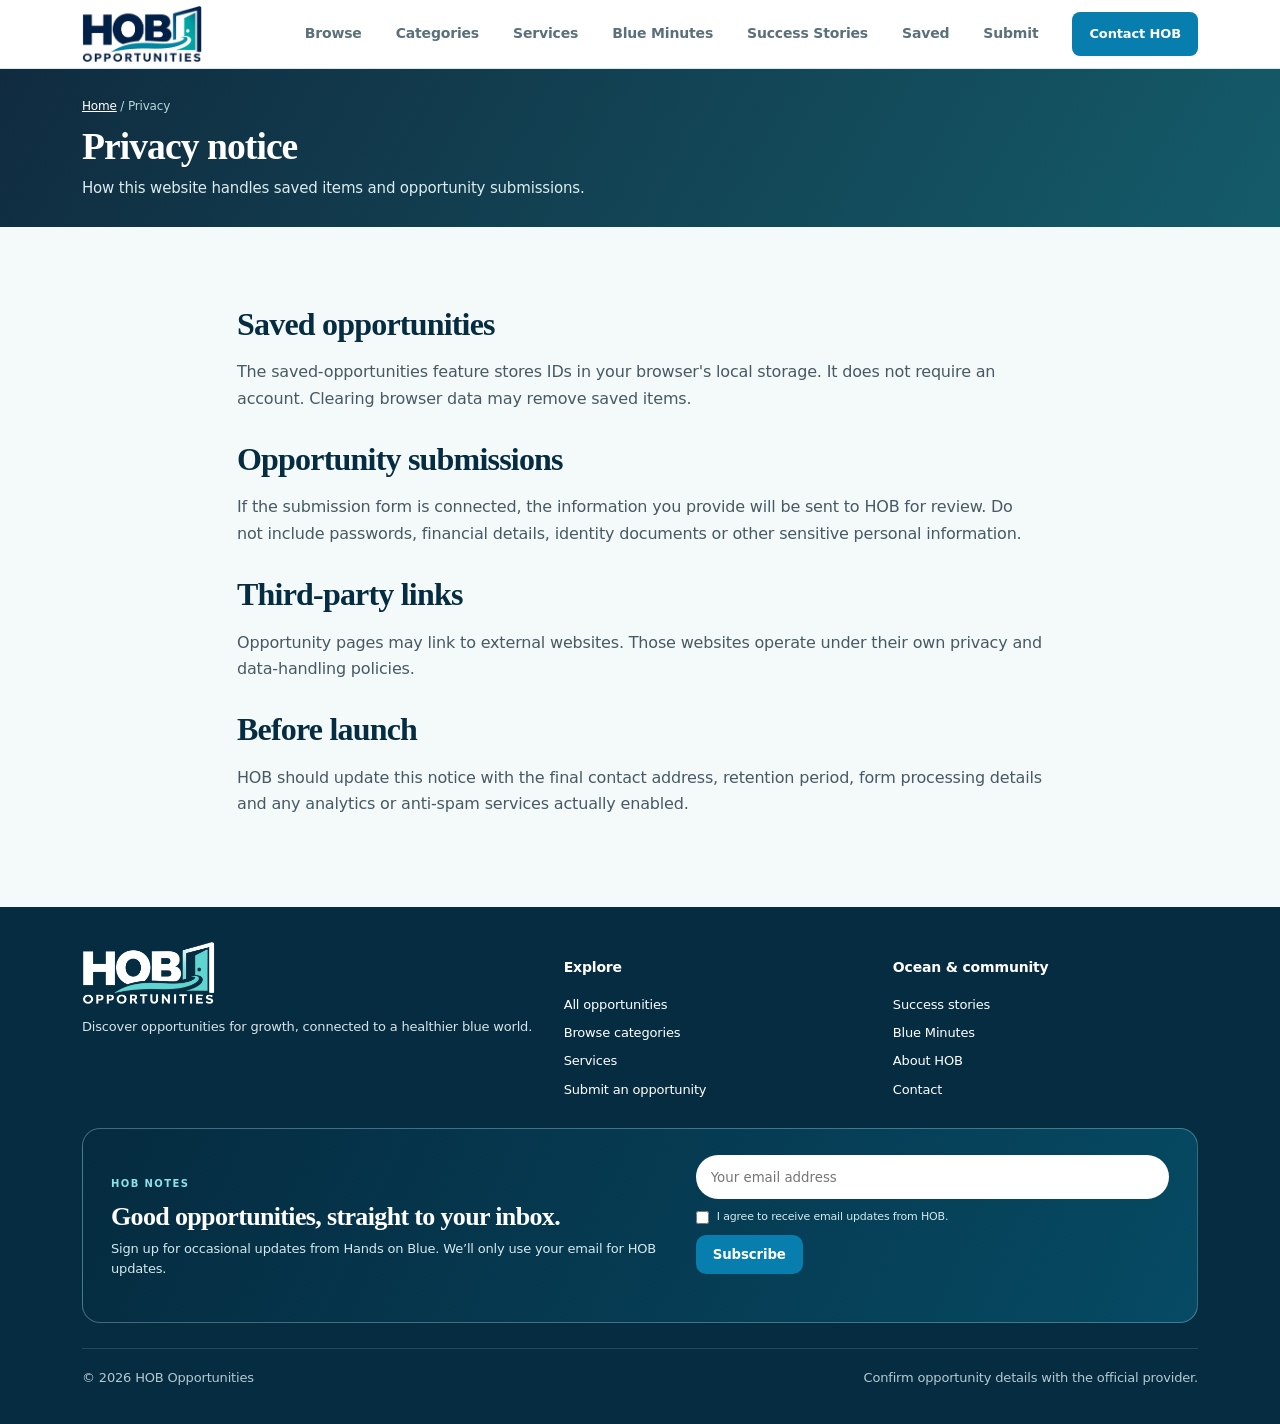
<file: privacy/index.html>
<!doctype html><html lang="en"><head><meta charset="utf-8"><meta name="viewport" content="width=device-width, initial-scale=1"><title>Privacy Notice | HOB Opportunities</title><meta name="description" content="Privacy information for saved opportunities, submissions and third-party links."><link rel="canonical" href="https://opportunities.handsonblue.org/privacy/"><meta property="og:type" content="website"><meta property="og:site_name" content="HOB Opportunities"><meta property="og:title" content="Privacy Notice | HOB Opportunities"><meta property="og:description" content="Privacy information for saved opportunities, submissions and third-party links."><meta name="theme-color" content="#102b3f"><link rel="stylesheet" href="/assets/site.css?v=20261113-logo"><link rel="icon" href="/favicon.svg" type="image/svg+xml"><link rel="stylesheet" href="/assets/launch.css?v=20261113-logo"></head><body><header class="site-header"><div class="wrap nav"><a class="brand" href="/"><img class="brand-logo" src="/assets/hob-logo-approved.png?v=20261113-logo" alt="Hands on Blue">   <span>HOB Opportunities</span></a><button class="menu-toggle" id="menuToggle" aria-expanded="false" aria-controls="navLinks">Menu</button><nav class="nav-links" id="navLinks"><a href="/opportunities/">Browse opportunities</a><a href="/category/">Categories</a><a href="/saved/">Saved</a><a href="/submit/">Submit opportunity</a><a href="/about/">About</a><a class="btn small" href="/contact/">Contact HOB</a></nav></div></header><main><section class="page-hero"><div class="wrap"><div class="breadcrumbs"><a href="/">Home</a> / Privacy</div><h1>Privacy notice</h1><p>How this website handles saved items and opportunity submissions.</p></div></section><section class="section"><div class="wrap content"><h2>Saved opportunities</h2><p>The saved-opportunities feature stores IDs in your browser's local storage. It does not require an account. Clearing browser data may remove saved items.</p><h2>Opportunity submissions</h2><p>If the submission form is connected, the information you provide will be sent to HOB for review. Do not include passwords, financial details, identity documents or other sensitive personal information.</p><h2>Third-party links</h2><p>Opportunity pages may link to external websites. Those websites operate under their own privacy and data-handling policies.</p><h2>Before launch</h2><p>HOB should update this notice with the final contact address, retention period, form processing details and any analytics or anti-spam services actually enabled.</p></div></section></main><footer class="site-footer"><div class="wrap"><div class="footer-grid"><div><a class="brand" href="/" style="color:white"><img class="brand-logo" src="/assets/hob-logo-approved.png?v=20261113-logo" alt="Hands on Blue">   <span>HOB Opportunities</span></a><p>Discover scholarships, grants, fellowships, internships, jobs, training and other opportunities. A platform by Hands on Blue Ocean Conservation Trust.</p></div><div><h3>Explore</h3><div class="footer-links"><a href="/opportunities/">All opportunities</a><a href="/category/">Browse categories</a><a href="/saved/">Saved opportunities</a><a href="/submit/">Submit an opportunity</a></div></div><div><h3>Information</h3><div class="footer-links"><a href="/about/">About HOB Opportunities</a><a href="/contact/">Contact</a><a href="/privacy/">Privacy notice</a><a href="https://handsonblue.org" target="_blank" rel="noopener">Hands on Blue ↗</a></div></div></div><div class="copyright"><span>© <span id="year"></span> HOB Opportunities</span><span>Always confirm eligibility and deadlines with the official provider.</span></div></div></footer><script src="/assets/config.js?v=20261113-logo"></script><script src="/assets/site.js?v=20261113-logo" defer></script></body></html>
</file>
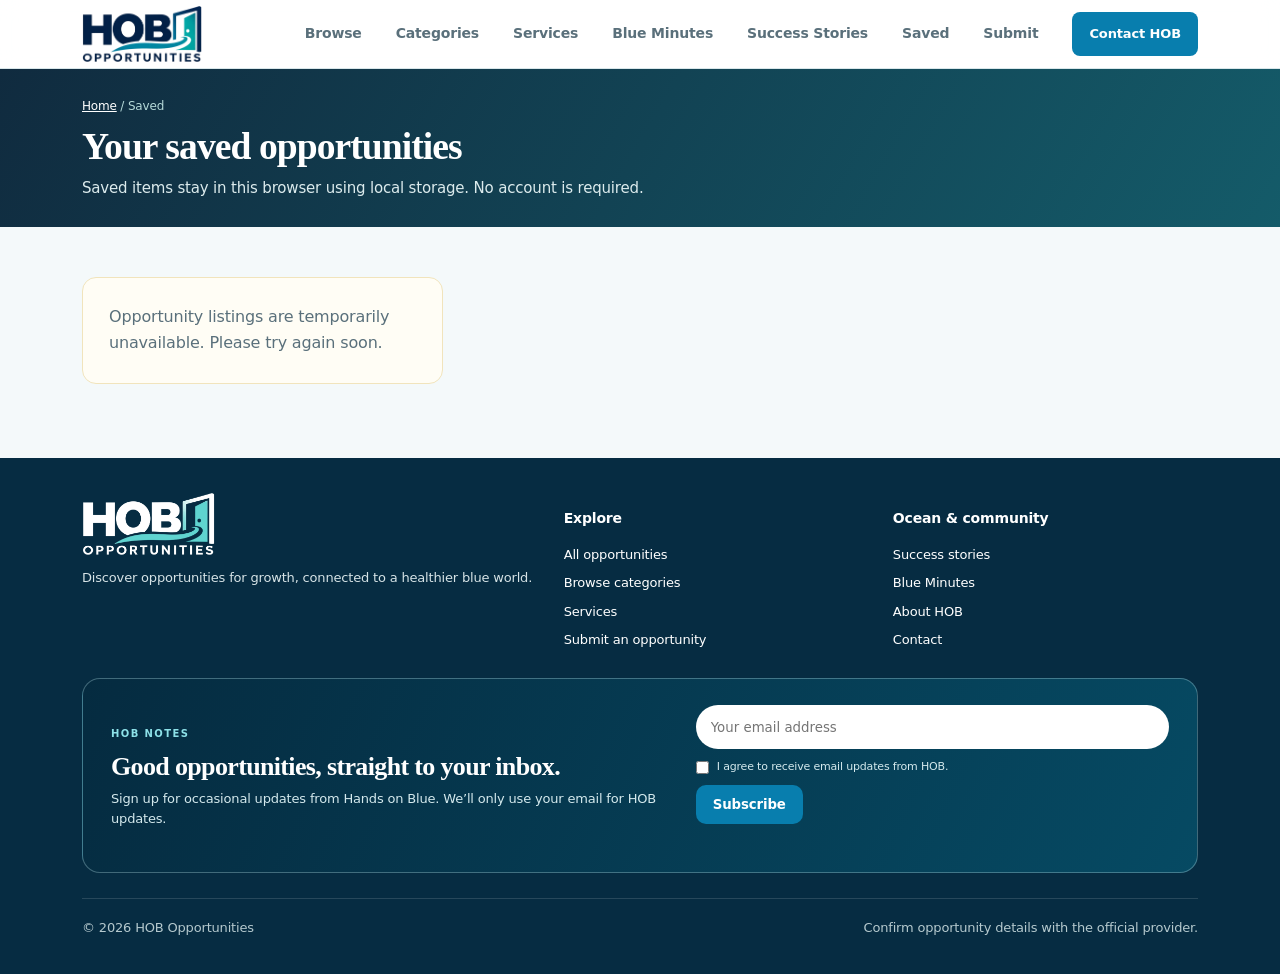
<file: saved/index.html>
<!doctype html><html lang="en"><head><meta charset="utf-8"><meta name="viewport" content="width=device-width, initial-scale=1"><title>Saved Opportunities | HOB Opportunities</title><meta name="description" content="Keep a local list of opportunities you want to revisit."><link rel="canonical" href="https://opportunities.handsonblue.org/saved/"><meta property="og:type" content="website"><meta property="og:site_name" content="HOB Opportunities"><meta property="og:title" content="Saved Opportunities | HOB Opportunities"><meta property="og:description" content="Keep a local list of opportunities you want to revisit."><meta name="theme-color" content="#102b3f"><link rel="stylesheet" href="/assets/site.css?v=20261113-logo"><link rel="icon" href="/favicon.svg" type="image/svg+xml"><link rel="stylesheet" href="/assets/launch.css?v=20261113-logo"></head><body><header class="site-header"><div class="wrap nav"><a class="brand" href="/"><img class="brand-logo" src="/assets/hob-logo-approved.png?v=20261113-logo" alt="Hands on Blue">   <span>HOB Opportunities</span></a><button class="menu-toggle" id="menuToggle" aria-expanded="false" aria-controls="navLinks">Menu</button><nav class="nav-links" id="navLinks"><a href="/opportunities/">Browse opportunities</a><a href="/category/">Categories</a><a href="/saved/">Saved</a><a href="/submit/">Submit opportunity</a><a href="/about/">About</a><a class="btn small" href="/contact/">Contact HOB</a></nav></div></header><main><section class="page-hero"><div class="wrap"><div class="breadcrumbs"><a href="/">Home</a> / Saved</div><h1>Your saved opportunities</h1><p>Saved items stay in this browser using local storage. No account is required.</p></div></section><section class="section"><div class="wrap"><div id="savedCards" class="cards"><div class="loading">Loading your saved opportunities…</div></div></div></section></main><footer class="site-footer"><div class="wrap"><div class="footer-grid"><div><a class="brand" href="/" style="color:white"><img class="brand-logo" src="/assets/hob-logo-approved.png?v=20261113-logo" alt="Hands on Blue">   <span>HOB Opportunities</span></a><p>Discover scholarships, grants, fellowships, internships, jobs, training and other opportunities. A platform by Hands on Blue Ocean Conservation Trust.</p></div><div><h3>Explore</h3><div class="footer-links"><a href="/opportunities/">All opportunities</a><a href="/category/">Browse categories</a><a href="/saved/">Saved opportunities</a><a href="/submit/">Submit an opportunity</a></div></div><div><h3>Information</h3><div class="footer-links"><a href="/about/">About HOB Opportunities</a><a href="/contact/">Contact</a><a href="/privacy/">Privacy notice</a><a href="https://handsonblue.org" target="_blank" rel="noopener">Hands on Blue ↗</a></div></div></div><div class="copyright"><span>© <span id="year"></span> HOB Opportunities</span><span>Always confirm eligibility and deadlines with the official provider.</span></div></div></footer><script src="/assets/config.js?v=20261113-logo"></script><script src="/assets/site.js?v=20261113-logo" defer></script></body></html>
</file>
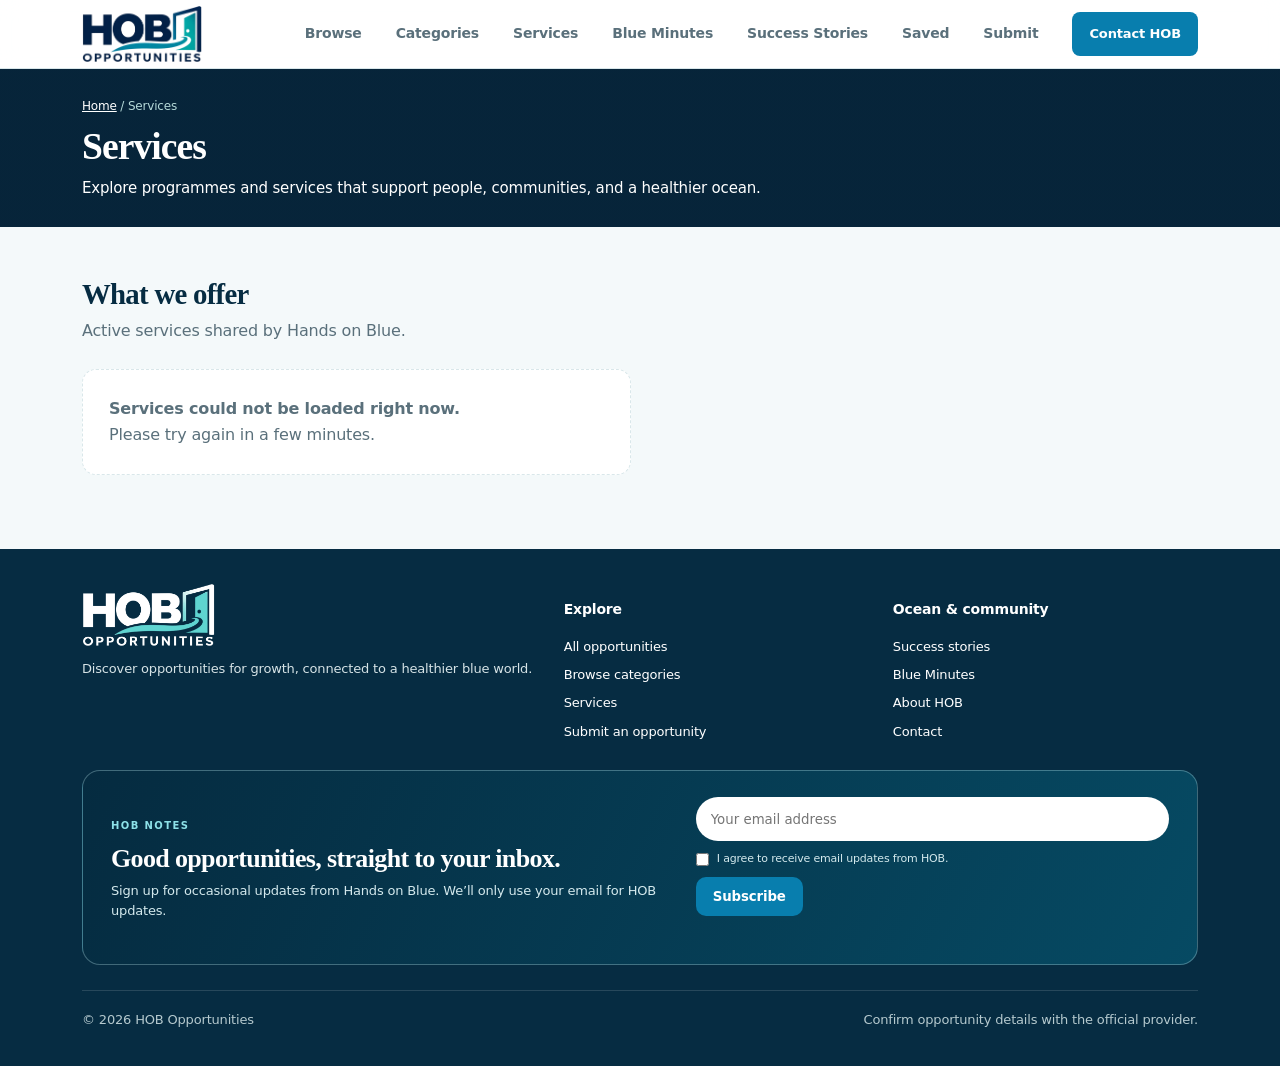
<file: services/index.html>
<!doctype html>
<html lang="en"><head><meta charset="utf-8"><meta name="viewport" content="width=device-width, initial-scale=1"><title>Services | HOB Opportunities</title><meta name="description" content="Explore active services and resources from Hands on Blue."/><meta name="theme-color" content="#062c42"><link rel="stylesheet" href="/assets/site.css?v=20261031-hero3"><link rel="icon" href="/favicon.svg" type="image/svg+xml"><link rel="stylesheet" href="/assets/launch.css?v=20261031-hero3"></head>
<body data-page="services"><header class="site-header"><div class="wrap nav"><a class="brand" href="/"><img class="brand-logo" src="/assets/hob-logo-emblem.png?v=20261113-logo" alt="Hands on Blue logo">  <span>HOB Opportunities</span></a><button class="menu-toggle" id="menuToggle" aria-expanded="false" aria-controls="navLinks">Menu</button><nav class="nav-links" id="navLinks"></nav></div></header>
<main><section class="page-hero ocean-page-hero"><div class="wrap"><div class="breadcrumbs"><a href="/">Home</a> / Services</div><span class="eyebrow"></span><h1>Services</h1><p>Explore programmes and services that support people, communities, and a healthier ocean.</p></div></section><section class="section"><div class="wrap"><div class="section-head"><div><h2>What we offer</h2><p>Active services shared by Hands on Blue.</p></div></div><div id="servicesCards" class="service-grid"><div class="loading">Loading active services…</div></div></div></section></main>
<footer class="site-footer"><div class="wrap"><div class="footer-grid"><div><a class="brand" href="/"><img class="brand-logo" src="/assets/hob-logo-approved.png?v=20261113-logo" alt="Hands on Blue logo">   <span>HOB Opportunities</span></a><p>Opportunities for growth, connected to a healthier blue world.</p></div><div><h3>Discover</h3><div class="footer-links"><a href="/opportunities/">Browse opportunities</a><a href="/category/">Categories</a><a href="/services/">Services</a></div></div><div><h3>Community</h3><div class="footer-links"><a href="/stories/">Success stories</a><a href="/blue-minutes/">Blue Minutes</a><a href="/contact/">Contact HOB</a></div></div></div><div class="copyright"><span>© <span id="year"></span> HOB Opportunities</span><span>Always confirm opportunity details with the official provider.</span></div></div></footer><script src="/assets/config.js?v=20261031-hero3"></script><script src="/assets/site.js?v=20261031-hero3" defer></script></body></html>
</file>
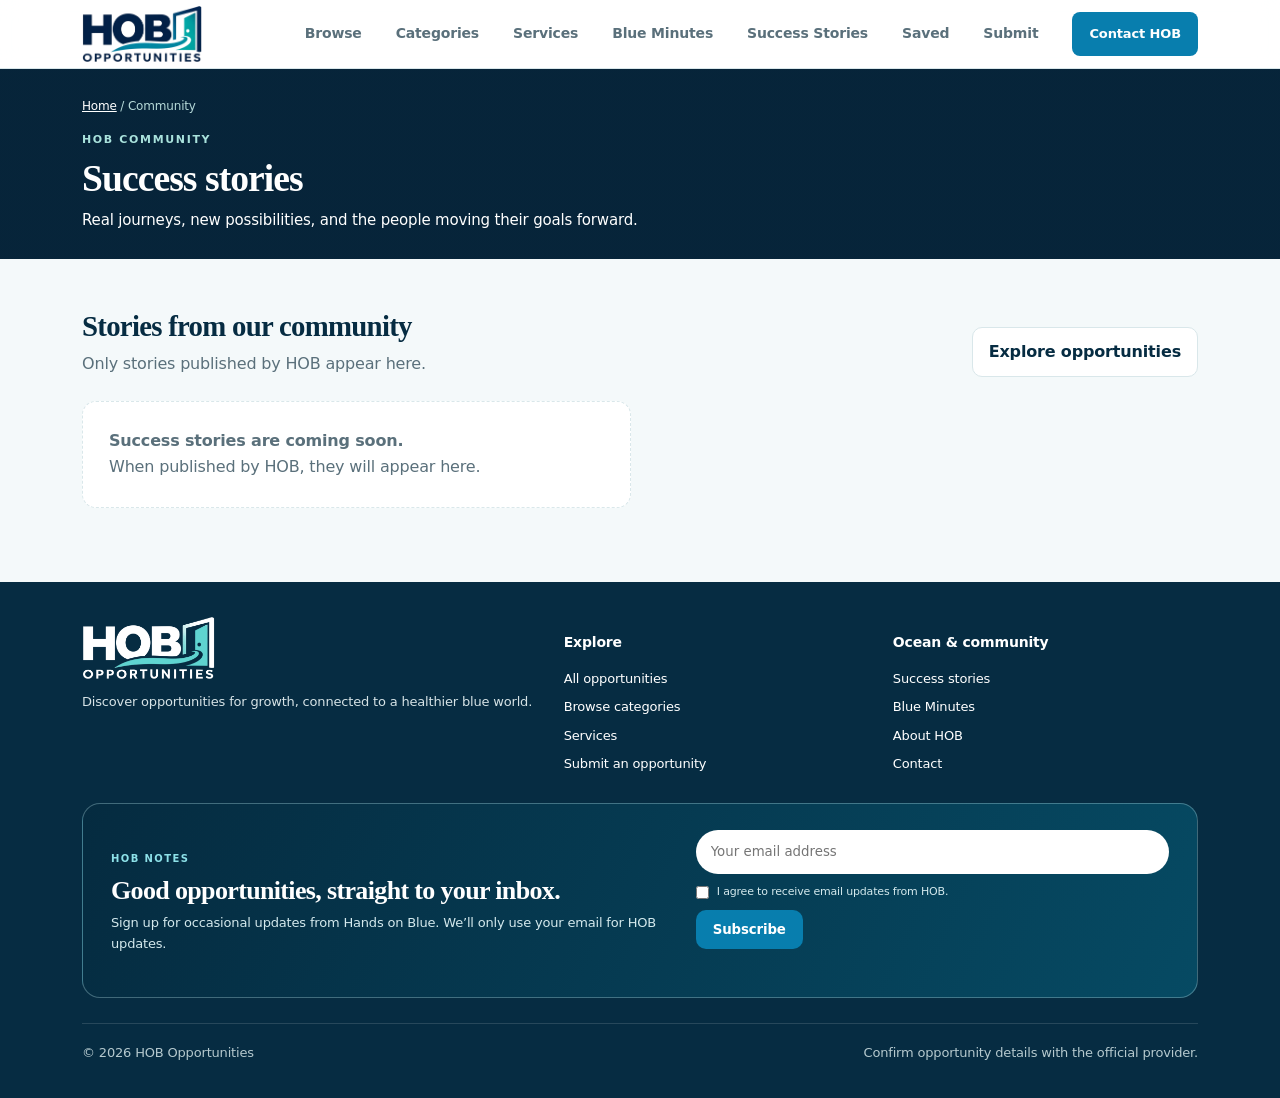
<file: stories/index.html>
<!doctype html>
<html lang="en"><head><meta charset="utf-8"><meta name="viewport" content="width=device-width, initial-scale=1"><title>Success Stories | HOB Opportunities</title><meta name="description" content="Read stories of people who found opportunities and moved their goals forward with HOB."/><meta name="theme-color" content="#062c42"><link rel="stylesheet" href="/assets/site.css?v=20261031-hero3"><link rel="icon" href="/favicon.svg" type="image/svg+xml"><link rel="stylesheet" href="/assets/launch.css?v=20261031-hero3"></head>
<body data-page="stories"><header class="site-header"><div class="wrap nav"><a class="brand" href="/"><img class="brand-logo" src="/assets/hob-logo-emblem.png?v=20261113-logo" alt="Hands on Blue logo">
  <span>HOB Opportunities</span></a><button class="menu-toggle" id="menuToggle" aria-expanded="false" aria-controls="navLinks">Menu</button><nav class="nav-links" id="navLinks"></nav></div></header>
<main><section class="page-hero ocean-page-hero"><div class="wrap"><div class="breadcrumbs"><a href="/">Home</a> / Community</div><span class="eyebrow">HOB COMMUNITY</span><h1>Success stories</h1><p>Real journeys, new possibilities, and the people moving their goals forward.</p></div></section><section class="section"><div class="wrap"><div class="section-head"><div><h2>Stories from our community</h2><p>Only stories published by HOB appear here.</p></div><a class="btn secondary" href="/opportunities/">Explore opportunities</a></div><div id="storiesCards" class="story-grid"><div class="loading">Loading published stories…</div></div></div></section></main>
<footer class="site-footer"><div class="wrap"><div class="footer-grid"><div><a class="brand" href="/"><img class="brand-logo" src="/assets/hob-logo-approved.png?v=20261113-logo" alt="Hands on Blue logo">   <span>HOB Opportunities</span></a><p>Opportunities for growth, connected to a healthier blue world.</p></div><div><h3>Discover</h3><div class="footer-links"><a href="/opportunities/">Browse opportunities</a><a href="/category/">Categories</a><a href="/services/">Resources</a></div></div><div><h3>Community</h3><div class="footer-links"><a href="/stories/">Success stories</a><a href="/blue-minutes/">Blue Minutes</a><a href="/contact/">Contact HOB</a></div></div></div><div class="copyright"><span>© <span id="year"></span> HOB Opportunities</span><span>Always confirm opportunity details with the official provider.</span></div></div></footer><script src="/assets/config.js?v=20261031-hero3"></script><script src="/assets/site.js?v=20261031-hero3" defer></script></body></html>
</file>
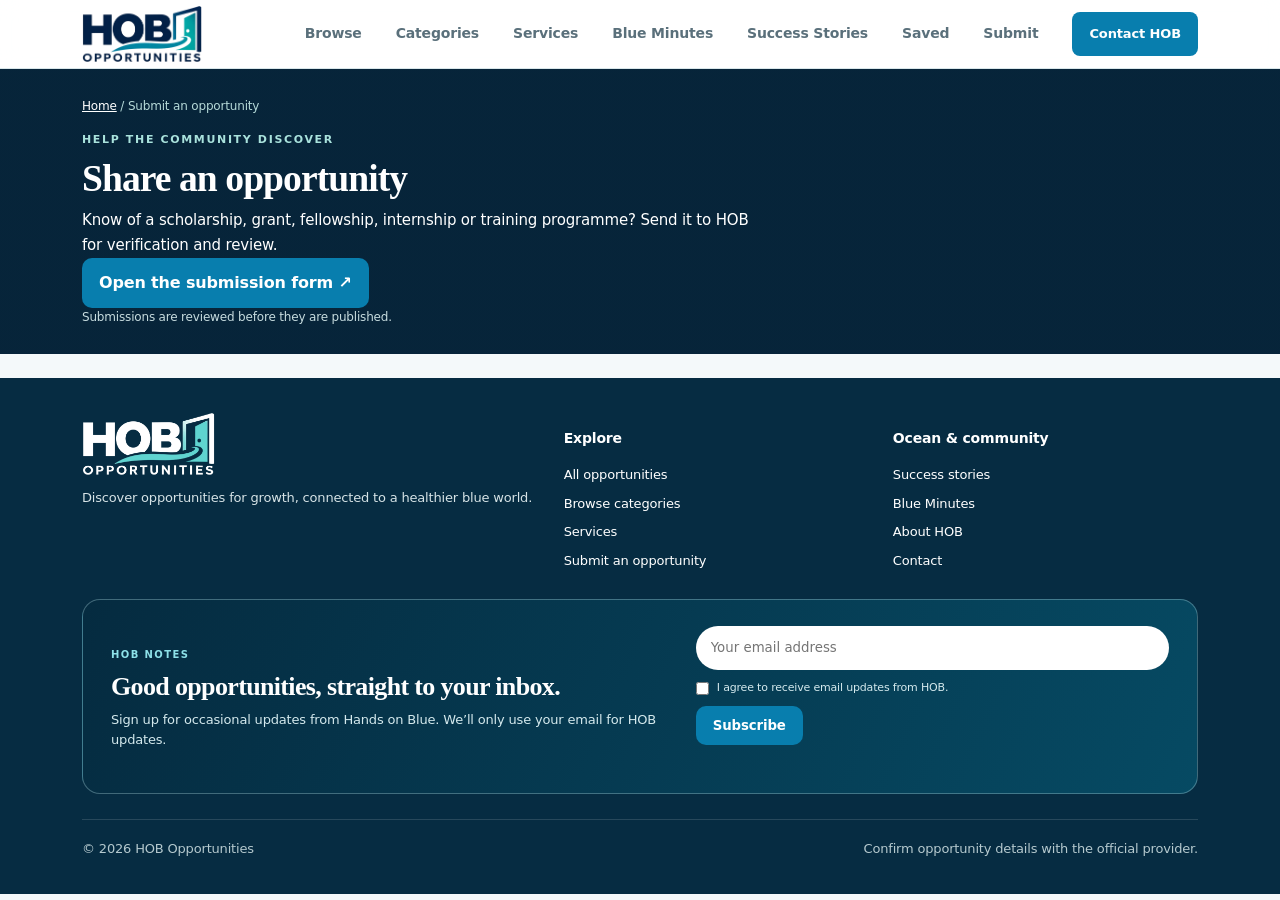
<file: submit/index.html>
<!doctype html><html lang="en"><head><meta charset="utf-8"><meta name="viewport" content="width=device-width, initial-scale=1"><title>Submit an Opportunity | HOB Opportunities</title><meta name="description" content="Recommend a verified opportunity to HOB Opportunities for review."><meta name="robots" content="noindex"><meta name="theme-color" content="#062c42"><link rel="stylesheet" href="/assets/site.css?v=20261031-hero3"><link rel="stylesheet" href="/assets/launch.css?v=20261031-hero3"><link rel="icon" href="/favicon.svg" type="image/svg+xml"></head><body data-page="submit"><header class="site-header"><div class="wrap nav"><a class="brand" href="/"><img class="brand-logo" src="/assets/hob-logo-emblem.png?v=20261113-logo" alt="Hands on Blue logo">  <span>HOB Opportunities</span></a><button class="menu-toggle" id="menuToggle" aria-expanded="false" aria-controls="navLinks">Menu</button><nav class="nav-links" id="navLinks"></nav></div></header><main><section class="page-hero ocean-page-hero"><div class="wrap"><div class="breadcrumbs"><a href="/">Home</a> / Submit an opportunity</div><span class="eyebrow">HELP THE COMMUNITY DISCOVER</span><h1>Share an opportunity</h1><p>Know of a scholarship, grant, fellowship, internship or training programme? Send it to HOB for verification and review.</p><a class="btn" href="https://docs.google.com/forms/d/e/1FAIpQLSf33uQCpVBrDc3-3hThXNA4UIPLB5oeSaaHRpx9pOFr3cRdJA/viewform?usp=header" target="_blank" rel="noopener noreferrer">Open the submission form ↗</a><p class="hero-note">Submissions are reviewed before they are published.</p></div></section></main><footer class="site-footer"></footer><script src="/assets/config.js?v=20261031-hero3"></script><script src="/assets/site.js?v=20261031-hero3" defer></script></body></html>
</file>
<file: assets/site.css>
/* @import url('https://fonts.googleapis.com/css2?family=Inter:wght@400;500;600;700&family=Source+Serif+4:opsz,wght@8..60,500;8..60,600;8..60,700&display=swap'); */

:root{--navy:#102b3f;--teal:#087e8b;--mint:#e8f5f3;--ink:#1c2933;--muted:#63727c;--paper:#f7faf9;--line:#dce7e5;--white:#fff}*{box-sizing:border-box}body{margin:0;font-family:Inter,system-ui,-apple-system,"Segoe UI",sans-serif;color:var(--ink);background:var(--paper);line-height:1.6}a{color:inherit}.wrap{max-width:1160px;margin:auto;padding:0 22px}.site-header{background:#ffffffed;border-bottom:1px solid var(--line);position:sticky;top:0;z-index:20}.nav{min-height:76px;display:flex;align-items:center;justify-content:space-between;gap:20px}.brand{display:flex;align-items:center;gap:11px;text-decoration:none;font-weight:850;color:var(--navy)}.mark{width:42px;height:42px;border-radius:13px;background:linear-gradient(135deg,var(--teal),var(--navy));color:white;display:grid;place-items:center;font-size:12px;font-weight:900}.nav-links{display:flex;gap:18px;align-items:center;font-size:14px;color:var(--muted)}.nav-links a{text-decoration:none}.menu-toggle{display:none}.btn{display:inline-flex;align-items:center;justify-content:center;border:1px solid transparent;border-radius:10px;padding:11px 16px;background:var(--teal);color:white;text-decoration:none;font-weight:750;cursor:pointer}.btn.secondary{background:white;border-color:var(--line);color:var(--navy)}.btn.small{padding:8px 12px;font-size:13px}.hero{background:radial-gradient(ellipse at 85% 15%,#1d7180 0,transparent 35%),linear-gradient(120deg,#102b3f,#145b69);color:white;padding:72px 0 60px}.hero-grid{display:grid;grid-template-columns:1.3fr .7fr;gap:45px;align-items:center}.eyebrow{text-transform:uppercase;letter-spacing:.15em;font-size:11px;font-weight:850;color:#a9e2dc}.hero h1{font-size:clamp(38px,5vw,62px);line-height:1.06;letter-spacing:-.055em;margin:15px 0}.hero p{font-size:18px;max-width:650px;color:#e0eeef}.hero-visual{border:1px solid #ffffff2b;border-radius:26px;padding:24px;background:#ffffff0d}.visual-orb{height:210px;border-radius:20px;background:radial-gradient(circle at 55% 45%,#6ed4c4 0 4%,transparent 5%),radial-gradient(ellipse at 55% 50%,#168a94 0 18%,transparent 19%),radial-gradient(ellipse at 48% 52%,#205a75 0 36%,transparent 37%),linear-gradient(135deg,#0b263b,#0d4c61)}.visual-stats{display:grid;grid-template-columns:repeat(2,1fr);gap:12px;margin-top:14px}.visual-stats div{padding:12px;background:#ffffff0d;border-radius:12px}.visual-stats strong{display:block;color:#a9e2dc}.visual-stats span{font-size:12px;color:#d0e2e4}.searchbar{display:flex;gap:8px;max-width:760px;background:white;padding:7px;border-radius:14px}.searchbar input{flex:1;min-width:0;border:0;padding:12px;font-size:15px}.hero-note{font-size:12px!important;color:#c7dcdf!important}.section{padding:50px 0}.section.alt{background:#eef5f4}.section-head{display:flex;justify-content:space-between;align-items:end;gap:20px;margin-bottom:24px}h2{font-size:clamp(24px,3vw,32px);line-height:1.2;letter-spacing:-.04em;margin:0;color:var(--navy)}.section-head p{margin:7px 0 0;color:var(--muted)}.categories{display:grid;grid-template-columns:repeat(6,1fr);gap:12px}.category-card{display:block;background:white;border:1px solid var(--line);border-radius:15px;padding:17px 14px;text-decoration:none;color:var(--navy);font-weight:800}.category-card:hover{border-color:#8dc9c6}.category-icon{width:35px;height:35px;border-radius:10px;background:var(--mint);display:grid;place-items:center;color:var(--teal);margin-bottom:12px}.category-card span{display:block;font-size:12px;color:var(--muted);font-weight:500;margin-top:4px}.cards{display:grid;grid-template-columns:repeat(3,minmax(0,1fr));gap:16px}.op-card{background:white;border:1px solid var(--line);border-radius:17px;padding:22px;display:flex;flex-direction:column;min-height:240px}.tag{font-size:10px;font-weight:850;text-transform:uppercase;letter-spacing:.09em;color:var(--teal);background:var(--mint);padding:5px 9px;border-radius:6px;align-self:flex-start}.op-card h3{margin:13px 0 8px;font-size:19px;line-height:1.3;color:var(--navy)}.op-card h3 a{text-decoration:none}.op-card p{font-size:14px;color:var(--muted);margin:0 0 16px}.meta{font-size:12px;color:var(--muted);margin-top:auto;padding-top:13px;border-top:1px solid var(--line);display:flex;justify-content:space-between;gap:10px;flex-wrap:wrap}.card-actions{display:flex;align-items:center;justify-content:space-between;gap:8px;margin-top:14px}.text-link{color:var(--teal);font-weight:750;text-decoration:none;font-size:14px}.save-btn{border:1px solid var(--line);background:white;color:var(--navy);border-radius:9px;padding:7px 10px;cursor:pointer}.save-btn.saved{background:var(--mint);color:var(--teal)}.empty,.notice{background:white;padding:26px;border:1px dashed var(--line);border-radius:14px;color:var(--muted)}.notice{border-style:solid;background:#fffdf5;border-color:#f1e4bc}.filters{display:grid;grid-template-columns:2fr repeat(3,1fr);gap:10px;margin-bottom:22px}.field{display:flex;flex-direction:column;gap:6px}.field label{font-size:13px;font-weight:750;color:var(--navy)}.field input,.field select,.field textarea{width:100%;border:1px solid var(--line);border-radius:10px;background:white;padding:11px 12px;color:var(--ink)}.field textarea{min-height:120px}.callout{background:var(--mint);border:1px solid #cce6e2;border-radius:20px;padding:30px;display:flex;justify-content:space-between;align-items:center;gap:24px}.callout p{color:var(--muted)}.page-hero{background:linear-gradient(120deg,#102b3f,#145b69);color:white;padding:48px 0}.page-hero h1{font-size:clamp(32px,4vw,46px);line-height:1.1;margin:9px 0}.page-hero p{color:#dcebed;max-width:760px}.breadcrumbs{font-size:12px;color:#b5d9d8;margin-bottom:12px}.breadcrumbs a{color:white}.content{max-width:850px}.content h2{margin:28px 0 10px}.content p,.content li{color:#475a63}.detail-layout{display:grid;grid-template-columns:minmax(0,1fr) 290px;gap:28px;align-items:start}.detail-main,.detail-side,.form-card{background:white;border:1px solid var(--line);border-radius:17px;padding:25px}.detail-side{position:sticky;top:100px}.detail-side .btn{width:100%;margin-top:12px}.detail-row{padding:14px 0;border-bottom:1px solid var(--line)}.detail-row strong{display:block;color:var(--navy);font-size:13px}.detail-row span{font-size:14px;color:var(--muted);white-space:pre-line}.form-card{max-width:760px}.form-grid{display:grid;grid-template-columns:1fr 1fr;gap:16px}.form-grid .full{grid-column:1/-1}.checkbox-line{display:flex;gap:9px;font-size:13px;color:var(--muted)}.site-footer{background:var(--navy);color:#d6e3e6;padding:35px 0;margin-top:24px;font-size:13px}.footer-grid{display:grid;grid-template-columns:1.5fr 1fr 1fr;gap:24px}.site-footer h3{color:white;font-size:14px}.site-footer a{color:white;text-decoration:none}.footer-links{display:grid;gap:7px}.copyright{border-top:1px solid #ffffff22;padding-top:18px;margin-top:25px;display:flex;justify-content:space-between;gap:10px;flex-wrap:wrap;color:#b5c9ce}.muted{color:var(--muted)}.loading{color:var(--muted);padding:20px}.results-count{font-size:13px;color:var(--muted);margin-bottom:12px}.admin-warning{border-left:4px solid #e9b44c;padding:14px 18px;background:#fffaf0;color:#69562a;border-radius:0 10px 10px 0}.sr-only{position:absolute;width:1px;height:1px;padding:0;margin:-1px;overflow:hidden;clip:rect(0,0,0,0);white-space:nowrap;border:0}@media(max-width:900px){.hero-grid{grid-template-columns:1fr}.hero-visual{display:none}.categories{grid-template-columns:repeat(3,1fr)}.cards{grid-template-columns:repeat(2,minmax(0,1fr))}.detail-layout{grid-template-columns:1fr}.detail-side{position:static}.filters{grid-template-columns:1fr 1fr}.footer-grid{grid-template-columns:1fr 1fr}}@media(max-width:620px){.nav{min-height:66px}.menu-toggle{display:block;border:1px solid var(--line);background:white;border-radius:9px;padding:8px}.nav-links{display:none;position:absolute;top:66px;left:0;right:0;background:white;padding:18px 22px;border-bottom:1px solid var(--line);flex-direction:column;align-items:stretch}.nav-links.open{display:flex}.hero{padding:48px 0}.hero p{font-size:16px}.searchbar{flex-direction:column}.cards{grid-template-columns:1fr}.categories{grid-template-columns:repeat(2,1fr)}.section{padding:38px 0}.section-head{align-items:flex-start;flex-direction:column}.filters{grid-template-columns:1fr}.callout{align-items:flex-start;flex-direction:column}.form-grid{grid-template-columns:1fr}.form-grid .full{grid-column:auto}.footer-grid{grid-template-columns:1fr}.detail-main,.detail-side,.form-card{padding:19px}}

/* Hands on Blue wordmark */
.brand-logo{display:block;width:150px;max-width:38vw;height:auto;border-radius:8px;flex:0 0 auto}.brand{gap:12px}.site-footer .brand-logo{width:138px}@media(max-width:760px){.brand-logo{width:118px}.brand{gap:8px}}

/* Approved Hands on Blue brand-kit logo and palette alignment */
:root{--hob-navy:#001b2b;--hob-deep:#002b42;--hob-blue:#087eae;--hob-cyan:#16b6d4;--hob-ice:#d8f1f7}
.brand-logo{display:block;width:150px;max-width:38vw;height:auto;object-fit:contain;border-radius:0;background:transparent;flex:0 0 auto}
@media(max-width:760px){.brand-logo{width:118px}}

/* Launch design: compact Hands On Blue branding and the quest-like opportunity detail. */
:root{--navy:#062c42;--teal:#087eae;--mint:#e5f6f8;--ink:#142d3a;--muted:#5a707b;--paper:#f4f9fa;--line:#d9e7ea}
.nav{min-height:68px}.brand{gap:9px}.brand-logo{width:86px;max-width:26vw}.site-footer .brand-logo{width:82px}.brand>span{font-size:15px;white-space:nowrap}
.nav-links{gap:15px}.blue-minute-nav{border:1px solid #c9e5ec;background:#eef9fb;color:#075777;border-radius:999px;padding:8px 13px;font:inherit;font-size:13px;font-weight:700;cursor:pointer}.blue-minute-nav:hover,.blue-minute-nav:focus-visible{background:#d8f1f7;outline:2px solid #16b6d4;outline-offset:2px}
.detail-shell{max-width:1120px;margin:0 auto}.detail-breadcrumb{display:flex;gap:9px;color:#6b818b;font-size:13px;margin:0 0 16px}.detail-breadcrumb a{color:#087eae;text-decoration:none;font-weight:700}
.detail-hero{position:relative;display:grid;grid-template-columns:minmax(0,1fr) minmax(190px,300px);gap:26px;align-items:center;overflow:hidden;min-height:250px;padding:34px 38px;color:white;background:radial-gradient(ellipse at 80% 15%,#167c92 0,transparent 42%),linear-gradient(120deg,#062b42,#07516a);border-radius:22px;box-shadow:0 16px 38px #052d421c}
.detail-hero:not(.has-image){grid-template-columns:minmax(0,1fr)}.detail-hero-copy{position:relative;z-index:1;max-width:740px}.detail-hero .tag{background:#d8f1f7;color:#075777}.detail-hero h1{max-width:780px;margin:14px 0 8px;font-size:clamp(30px,4vw,46px);line-height:1.08;letter-spacing:-.04em}.provider{font-weight:700;color:#d5edf1;margin:0 0 10px}.detail-summary{max-width:720px;color:#e3f1f3;font-size:16px;line-height:1.65;margin:12px 0 18px}.detail-chips{display:flex;gap:10px;flex-wrap:wrap}.detail-chips span{display:inline-flex;align-items:center;gap:7px;padding:7px 11px;border:1px solid #ffffff35;background:#ffffff12;border-radius:999px;color:#effbfc;font-size:12px;font-weight:700}.detail-image-wrap{align-self:stretch;min-height:190px;border:1px solid #ffffff35;border-radius:16px;overflow:hidden}.detail-image{width:100%;height:100%;object-fit:cover;display:block}
.journey{display:flex;align-items:center;justify-content:center;gap:13px;margin:20px 0 24px;padding:16px 20px;background:white;border:1px solid var(--line);border-radius:16px;box-shadow:0 5px 18px #0b35450a}.journey-step{display:flex;align-items:center;gap:9px;color:#607783;font-size:13px;font-weight:700;white-space:nowrap}.journey-step i{width:30px;height:30px;display:grid;place-items:center;border-radius:50%;background:#e7eff1;color:#58717c;font-style:normal;font-size:12px}.journey-step.current{color:#075777}.journey-step.current i{background:linear-gradient(145deg,#11a4bd,#087eae);color:white;box-shadow:0 4px 12px #087eae4a}.journey-line{height:2px;width:min(12vw,92px);background:linear-gradient(90deg,#16b6d4,#d6e8eb)}
.detail-columns{display:grid;grid-template-columns:minmax(0,1fr) 292px;gap:20px;align-items:start}.detail-main{display:grid;gap:12px;min-width:0}.opportunity-section{display:grid;grid-template-columns:42px minmax(0,1fr);gap:14px;padding:20px 21px;background:white;border:1px solid var(--line);border-radius:16px;box-shadow:0 4px 16px #0b354508}.section-icon{display:grid;place-items:center;width:40px;height:40px;border-radius:13px;background:#e7f7f9;color:#087eae;font-size:19px;font-weight:850}.opportunity-section h2{font-size:16px;letter-spacing:-.01em;margin:1px 0 7px}.section-copy{white-space:pre-line;color:#506773;font-size:14px;line-height:1.7;overflow-wrap:anywhere}.detail-side{position:sticky;top:88px;padding:20px;background:#fff;border:1px solid var(--line);border-radius:17px;box-shadow:0 10px 30px #0b354510}.verified-label{display:flex;align-items:flex-start;gap:10px;padding-bottom:16px;border-bottom:1px solid var(--line)}.verified-label>span{display:grid;place-items:center;width:27px;height:27px;border-radius:50%;background:#def6e9;color:#188657;font-weight:900}.verified-label strong,.verified-label small{display:block}.verified-label strong{color:var(--navy);font-size:14px}.verified-label small{margin-top:3px;color:var(--muted);font-size:11px;line-height:1.45}.side-fact{padding:13px 0;border-bottom:1px solid var(--line)}.side-fact span,.side-fact strong{display:block}.side-fact span{color:var(--muted);font-size:11px;text-transform:uppercase;letter-spacing:.07em;font-weight:800}.side-fact strong{margin-top:3px;color:var(--navy);font-size:14px;overflow-wrap:anywhere}.detail-side .apply-btn{width:100%;margin:16px 0 9px;padding:13px 14px;border-radius:11px;box-shadow:0 5px 14px #087eae33}.detail-side .side-save{width:100%;padding:10px}.source-link{display:block;text-align:center;margin-top:13px;color:#087eae;font-size:13px;font-weight:750;text-decoration:none}.is-disabled{opacity:.6;cursor:not-allowed}
.blue-minute-card{display:grid;grid-template-columns:70px minmax(0,1fr) auto;align-items:center;gap:20px;padding:27px 30px;border:1px solid #c9e7ec;border-radius:20px;background:radial-gradient(ellipse at 100% 0,#d5f0f4 0,transparent 42%),linear-gradient(110deg,#eff9fa,#fff);box-shadow:0 8px 24px #0b354508}.blue-minute-orb{display:grid;place-items:center;width:62px;height:62px;border-radius:20px;background:linear-gradient(145deg,#087eae,#06344d);font-size:28px;box-shadow:0 8px 20px #087eae33}.blue-minute-card .eyebrow{color:#087eae}.blue-minute-card h2{font-size:23px;margin:4px 0}.blue-minute-card p{margin:0;color:#617780;font-size:14px;max-width:590px}.blue-minute-open{white-space:nowrap}.blue-minute-dialog{width:min(520px,calc(100% - 28px));padding:0;border:0;border-radius:22px;background:transparent;color:var(--ink);box-shadow:0 24px 80px #001b2b55}.blue-minute-dialog::backdrop{background:#001b2bb8;backdrop-filter:blur(3px)}.blue-minute-modal{position:relative;padding:32px;background:radial-gradient(ellipse at 100% 0,#d8f1f7,transparent 48%),white;border:1px solid #cde6eb;border-radius:22px}.blue-minute-close{position:absolute;top:14px;right:15px;width:36px;height:36px;border:1px solid var(--line);border-radius:50%;background:white;color:var(--navy);font-size:22px;cursor:pointer}.blue-minute-kicker{color:#087eae;font-size:11px;letter-spacing:.12em;font-weight:900}.blue-minute-modal h2{margin:10px 0;font-size:25px}.blue-minute-fact{margin:13px 0 19px;font-size:19px;line-height:1.55;color:#294c5b}.blue-minute-source{color:#087eae;font-size:13px;font-weight:800;text-decoration:none}.blue-minute-note{margin:17px 0 0;padding-top:14px;border-top:1px solid var(--line);color:#71838b;font-size:12px}
@media(max-width:900px){.detail-columns{grid-template-columns:minmax(0,1fr) 260px}.blue-minute-card{grid-template-columns:58px minmax(0,1fr)}.blue-minute-card .blue-minute-open{grid-column:2;justify-self:start}}
@media(max-width:700px){.nav{min-height:64px}.brand-logo{width:68px;max-width:23vw}.site-footer .brand-logo{width:75px}.brand>span{font-size:14px}.nav-links{top:64px}.blue-minute-nav{text-align:left}.detail-hero{grid-template-columns:1fr;padding:26px 22px;border-radius:18px;min-height:0}.detail-hero.has-image{grid-template-columns:1fr}.detail-image-wrap{height:190px}.detail-hero h1{font-size:clamp(29px,8vw,40px)}.detail-summary{font-size:15px}.journey{justify-content:space-between;gap:6px;padding:12px 10px}.journey-step{flex-direction:column;gap:5px;font-size:10px;text-align:center;white-space:normal;flex:1}.journey-step i{width:27px;height:27px}.journey-line{width:8vw;flex:0 0 8vw}.detail-columns{grid-template-columns:1fr}.detail-side{position:static;grid-row:1}.detail-main{grid-row:2}.opportunity-section{grid-template-columns:34px minmax(0,1fr);gap:11px;padding:16px}.section-icon{width:34px;height:34px;border-radius:11px}.blue-minute-card{grid-template-columns:48px minmax(0,1fr);gap:13px;padding:20px}.blue-minute-orb{width:46px;height:46px;border-radius:15px;font-size:22px;grid-row:1 / span 2;align-self:start}.blue-minute-card h2{font-size:20px}.blue-minute-card .blue-minute-open{grid-column:2;white-space:normal}.blue-minute-modal{padding:26px 22px}.blue-minute-fact{font-size:17px}}


/* ===== Professional type & polish layer ===== */
:root {
  --font-sans: "Inter", system-ui, -apple-system, "Segoe UI", Roboto, sans-serif;
  --font-display: "Source Serif 4", Georgia, "Times New Roman", serif;
}
html {
  -webkit-text-size-adjust: 100%;
  text-size-adjust: 100%;
}
body {
  font-family: var(--font-sans) !important;
  font-weight: 400;
  letter-spacing: -0.011em;
  -webkit-font-smoothing: antialiased;
  -moz-osx-font-smoothing: grayscale;
  text-rendering: optimizeLegibility;
  line-height: 1.65 !important;
}
/* Form controls and buttons don't inherit fonts by default */
button, input, select, textarea {
  font-family: inherit;
}
h1, h2, .hero h1, .page-hero h1, .ocean-page-hero h1, .detail-hero h1,
.section-head h2, .callout h2, .blue-minute-card h2, .blue-minute-modal h2,
.newsletter-signup h2 {
  font-family: var(--font-display) !important;
  font-weight: 600 !important;
  letter-spacing: -0.025em;
}
.op-card h3, .minute-copy h2, .service-copy h2, .story-copy h2,
.site-footer h3, .opportunity-section h2, .brand, .nav-links,
.btn, .tag, .eyebrow, .field label, .text-link, .save-btn,
.results-count, .card-org, .card-meta {
  font-family: var(--font-sans) !important;
}
.brand, .btn, .nav-links, .tag, .eyebrow, .field label,
.category-card, .journey-step, .save-btn, .text-link {
  font-weight: 600 !important;
}
.brand { font-weight: 700 !important; }
.btn { font-weight: 600 !important; letter-spacing: -0.01em; }
.hero h1 {
  font-size: clamp(2.2rem, 4.8vw, 3.4rem) !important;
  line-height: 1.12 !important;
}
.section-head h2 {
  font-size: clamp(1.45rem, 2.3vw, 1.8rem) !important;
}
.op-card h3 {
  font-weight: 600 !important;
  letter-spacing: -0.02em;
  line-height: 1.35;
}
.op-card {
  transition: box-shadow 0.2s ease, transform 0.15s ease, border-color 0.15s ease;
}
.op-card:hover {
  box-shadow: 0 10px 28px rgba(13, 36, 54, 0.09);
  transform: translateY(-2px);
}
.site-header {
  background: rgba(255, 255, 255, 0.92) !important;
  backdrop-filter: blur(12px);
  -webkit-backdrop-filter: blur(12px);
}
.nav-links a {
  border-radius: 8px;
  padding: 8px 11px;
  transition: background 0.15s ease, color 0.15s ease;
}
.nav-links a:hover {
  background: var(--mint);
  color: var(--navy);
}
.btn {
  transition: background 0.15s ease, box-shadow 0.15s ease, transform 0.1s ease;
}
.btn:hover { box-shadow: 0 2px 8px rgba(8, 126, 139, 0.25); }
.card-description, .section-copy, .minute-copy p, .site-footer p {
  line-height: 1.6;
}
.newsletter-signup h2 {
  font-family: var(--font-display) !important;
  font-weight: 600 !important;
}
/* End professional layer */


/* ===== Design fixes (round 2) ===== */

/* 1. Logo: soften the hard navy square so it sits in the header */
.brand-logo {
  border-radius: 10px;
  box-shadow: 0 1px 4px rgba(6, 44, 66, 0.18);
}

/* 2. Compact page hero: get visitors to the listings faster */
.page-hero {
  padding: 28px 0 26px;
}
.page-hero h1 {
  font-size: clamp(1.7rem, 3vw, 2.35rem) !important;
  line-height: 1.15;
  margin: 6px 0 8px;
}
.page-hero p {
  font-size: 15px;
  margin: 0;
}
.breadcrumbs {
  margin-bottom: 8px;
}

/* 3. Filters: group them in a panel so they look intentional */
.filters {
  background: #fff;
  border: 1px solid var(--line);
  border-radius: 16px;
  padding: 18px;
  box-shadow: 0 4px 16px rgba(11, 53, 69, 0.05);
  margin-top: -6px;
}
.field input:focus,
.field select:focus,
.field textarea:focus {
  outline: 2px solid var(--hob-cyan);
  outline-offset: 1px;
  border-color: var(--hob-cyan);
}

/* 4. Nav: less crowded, Blue Minutes no longer competes with the CTA */
.nav-links {
  gap: 4px;
}
.nav-links a {
  padding: 8px 10px;
}
.blue-minute-nav {
  background: transparent;
  border-color: transparent;
  color: var(--muted);
  padding: 8px 10px;
  border-radius: 8px;
  font-weight: 600;
}
.blue-minute-nav:hover,
.blue-minute-nav:focus-visible {
  background: var(--mint);
  color: var(--navy);
}
.nav-links .btn {
  margin-left: 10px;
  padding: 10px 16px;
  color: #fff;
}
.nav-links .btn:hover {
  background: var(--navy);
  color: #fff;
}

/* 4b. Keep the nav from overflowing on mid-size screens */
@media (max-width: 1100px) {
  .nav-links { font-size: 13px; }
  .nav-links a { padding: 8px 7px; }
}

/* 5. Card images: shorter, so text is visible without scrolling */
.op-card img,
.op-card picture img {
  width: 100%;
  height: 150px;
  object-fit: cover;
  display: block;
}
/* End design fixes */
/* End design fixes */

/* Phones: swap sprite photos for a plain gradient and hide the hero card */
@media (max-width: 700px) {
  .ocean-photo,
  .op-card-photo,
  .detail-hero .ocean-photo,
  .story-photo,
  .service-photo {
    background-image: none !important;
    background: linear-gradient(135deg, #0d2436, #0a7a86) !important;
  }
  .hero-visual { display: none !important; }
}

/* Phones: search bar and hero heading */
@media (max-width: 700px) {
  .searchbar {
    flex-direction: column;
    padding: 10px;
    gap: 10px;
  }
  .searchbar input {
    width: 100%;
    min-height: 48px;
    font-size: 16px; /* stops iPhone zoom */
  }
  .searchbar .btn {
    width: 100%;
    min-height: 48px;
  }
  .hero h1 {
    font-size: clamp(1.75rem, 7vw, 2.25rem) !important;
  }
}

/* ===== Homepage hero background photo (all screen sizes) ===== */
.hero.hero:before {
  background-image:
    linear-gradient(90deg, rgba(3,29,48,.95) 0%, rgba(5,42,64,.85) 46%, rgba(3,36,60,.35) 100%),
    url('https://images.unsplash.com/photo-1779122626135-5efe7112ad24?w=1920&auto=format&fit=crop&q=70&ixlib=rb-4.1.0&ixid=NHwxMjA3fDA%3D');
  background-size: auto, cover;
  background-position: center, center;
}

/* Phones: an even, darker overlay so the text stays readable across the full width */
@media (max-width: 700px) {
  .hero.hero:before {
    background-image:
      linear-gradient(rgba(3,29,48,.9), rgba(5,42,64,.82)),
      url('https://images.unsplash.com/photo-1779122626135-5efe7112ad24?w=1920&auto=format&fit=crop&q=70&ixlib=rb-4.1.0&ixid=NHwxMjA3fDA%3D');
  }
}

/* ===== Homepage hero slider ===== */
.hero.hero--slider:before {            /* keep only the dark overlay; the photos are now the slides */
  background-image: linear-gradient(90deg, rgba(3,29,48,.95) 0%, rgba(5,42,64,.85) 46%, rgba(3,36,60,.35) 100%);
  background-size: auto;
  z-index: 1;
}
.hero.hero--slider > .wrap { z-index: 2; }
.hero-slides { position: absolute; inset: 0; z-index: 0; overflow: hidden; }
.hero-track { display: flex; height: 100%; transition: transform .9s cubic-bezier(.65,0,.35,1); will-change: transform; }
.hero-slide { flex: 0 0 100%; height: 100%; background-size: cover; background-position: center; background-repeat: no-repeat; }
.hero-dots { position: absolute; left: 0; right: 0; bottom: 16px; z-index: 3; display: flex; justify-content: center; gap: 10px; }
.hero-dot { width: 10px; height: 10px; padding: 0; border: 0; border-radius: 999px; background: rgba(255,255,255,.45); cursor: pointer; transition: width .25s ease, background .25s ease; }
.hero-dot:hover { background: rgba(255,255,255,.8); }
.hero-dot.is-active { width: 28px; background: #fff; }
.hero-dot:focus-visible { outline: 2px solid #16b6d4; outline-offset: 3px; }
@media (max-width: 700px) {
  .hero.hero--slider:before { background-image: linear-gradient(rgba(3,29,48,.9), rgba(5,42,64,.82)); }
}
@media (prefers-reduced-motion: reduce) { .hero-track { transition: none; } }

[data-page="contact"] .page-hero::before {
  background-size: cover !important;
  background-position: center !important;
  background-repeat: no-repeat !important;
  opacity: 1 !important;
  background-image: linear-gradient(rgba(8,30,50,.55), rgba(8,30,50,.55)), url('https://media.istockphoto.com/id/2231439917/photo/a-beautiful-aquarium-fish-nature-background.webp?a=1&b=1&s=612x612&w=0&k=20&c=hWOWPtcL77OddPm1guXDjoL7j62kwDW0lN08sGEKgO4=') !important;
}
[data-page="contact"] .page-hero .wrap {
  position: relative;
  z-index: 1;
}
</file>
<file: assets/launch.css>
:root{--navy:#062c42;--teal:#087eae;--mint:#e5f6f8;--ink:#142d3a;--muted:#5a707b;--paper:#f4f9fa;--line:#d9e7ea}
.nav{min-height:68px}.brand{gap:9px}.brand-logo{display:block;height:56px;width:auto;object-fit:contain;border-radius:0;box-shadow:none;background:none}.site-footer .brand-logo{height:62px;width:auto}.brand>span{font-size:15px;font-weight:600;line-height:1.2;white-space:nowrap;padding-left:12px;border-left:1px solid #cfe0e4}.site-footer .brand>span{border-left-color:#ffffff40}.nav-links{gap:14px}.nav-links a[aria-current=page]{color:#087eae;font-weight:800}
.hero{position:relative;isolation:isolate;overflow:hidden;background:#062b42;padding:70px 0 64px}.hero:before{content:"";position:absolute;z-index:0;inset:0;background-image:linear-gradient(90deg,#031d30f2 0%,#052a40d9 46%,#03243c50 100%),url('/assets/ocean-opportunities-sprite.png?v=20261026-a');background-size:auto,500% 200%;background-position:center,0% 0%;background-repeat:no-repeat}.hero>.wrap{position:relative;z-index:1}.hero-grid{grid-template-columns:minmax(0,1.25fr) minmax(220px,.55fr);gap:34px}.hero h1{max-width:700px;font-family:Georgia,'Times New Roman',serif;font-size:clamp(44px,6.2vw,76px);font-weight:500;letter-spacing:-.04em}.hero p{max-width:650px}.hero .eyebrow{color:#89e3ea}.hero .btn{background:#087eae}.hero-visual{border-color:#c8edf044;background:#06283d55;backdrop-filter:blur(4px)}.visual-orb{height:185px;background-image:linear-gradient(#022a3c12,#022a3c12),url('/assets/ocean-opportunities-sprite.png?v=20261026-a');background-size:auto,500% 200%;background-position:center,100% 0%;background-repeat:no-repeat}.visual-stats div{background:#001c2d8a}.hero-note{max-width:620px}
.ocean-photo{background-image:url('/assets/ocean-opportunities-sprite.png?v=20261026-a');background-size:500% 200%;background-repeat:no-repeat;background-color:#06324b;background-position:center center}
.scene-0{background-position:0% 0%}.scene-1{background-position:25% 0%}.scene-2{background-position:50% 0%}.scene-3{background-position:75% 0%}.scene-4{background-position:100% 0%}.scene-5{background-position:0% 100%}.scene-6{background-position:25% 100%}.scene-7{background-position:50% 100%}.scene-8{background-position:75% 100%}.scene-9{background-position:100% 100%}

/* Real images from Image URL column */
/* Real opportunity images – better default crop */
.op-photo {
  display: block;
  width: 100%;
  height: 168px;
  object-fit: cover;
  object-position: center 25%;
  border-radius: 18px 18px 0 0;
  background: #06324b;
}

/* Detail page hero */
.detail-photo.op-photo {
  position: absolute;
  inset: 0;
  height: 100%;
  border-radius: 0;
  object-fit: cover;
  object-position: center 20%;
  z-index: 0;
}

/* Service images */
.service-card .op-photo {
  object-position: center center;
}

.op-card{padding:0;overflow:hidden;min-height:100%;border-radius:18px;box-shadow:0 8px 26px #062d4010;transition:transform .18s ease,box-shadow .18s ease}.op-card:hover{transform:translateY(-3px);box-shadow:0 16px 32px #062d4022}.op-card-photo{height:168px;width:100%;border-radius:18px 18px 0 0}.op-card-body{padding:18px;display:flex;flex:1;flex-direction:column}.card-topline{display:flex;align-items:center;justify-content:space-between}.mini-wave{color:#087eae;font-size:21px}.op-card h3{margin:12px 0 6px;font-family:Georgia,'Times New Roman',serif;font-size:21px;font-weight:600}.card-org{margin:0 0 7px;color:#47636f;font-size:12px;font-weight:750}.card-description{margin:0 0 12px;color:#637984;font-size:13px;line-height:1.6}.card-meta{padding-top:11px;border-top:1px solid var(--line);font-size:11px;color:#6c818a}.card-actions{margin-top:auto;padding-top:14px}.op-card .save-btn{font-size:12px}
.category-card{overflow:hidden;border-radius:15px;box-shadow:0 5px 15px #062d400c}.category-card:before{content:"";display:block;height:112px;margin:-17px -14px 14px;background-image:url('/assets/ocean-opportunities-sprite.png?v=20261026-a');background-size:500% 200%;background-repeat:no-repeat}.categories .category-card:nth-child(1):before{background-position:0% 0%}.categories .category-card:nth-child(2):before{background-position:25% 0%}.categories .category-card:nth-child(3):before{background-position:50% 0%}.categories .category-card:nth-child(4):before{background-position:75% 0%}.categories .category-card:nth-child(5):before{background-position:100% 0%}.categories .category-card:nth-child(6):before{background-position:0% 100%}.categories .category-card:nth-child(7):before{background-position:25% 100%}
.detail-shell{max-width:1120px;margin:0 auto}.detail-hero{position:relative;display:flex;align-items:center;min-height:360px;overflow:hidden;padding:38px;border-radius:22px;color:white;background:#052a41;isolation:isolate}.detail-photo{position:absolute;z-index:-2;inset:0;background-size:500% 200%;background-position:center}.detail-hero-shade{position:absolute;z-index:-1;inset:0;background:linear-gradient(90deg,#001a2bef 0%,#002b42db 50%,#003d5b35 100%)}.detail-hero-copy{max-width:720px}.detail-hero .tag{background:#d5f5f7;color:#075777}.detail-hero h1{max-width:720px;margin:14px 0 9px;font-family:Georgia,'Times New Roman',serif;font-size:clamp(34px,5vw,55px);font-weight:500;line-height:1.08;letter-spacing:-.035em}.detail-hero .provider{color:#d5eef2}.detail-summary{max-width:650px;color:#e2f0f2;font-size:15px}.detail-chips{display:flex;gap:9px;flex-wrap:wrap;margin-top:14px}.detail-chips span{border:1px solid #ffffff42;background:#ffffff15;border-radius:30px;padding:7px 11px;color:white;font-size:12px}.detail-hero-actions{display:flex;gap:9px;align-items:center;margin-top:18px}.detail-hero-actions .apply-btn{background:#087eae}.detail-save{background:#ffffff18;border-color:#ffffff70;color:white}.detail-save.saved{background:#d8f1f7;color:#075777}.journey{max-width:780px;margin:22px auto;display:flex;align-items:center;justify-content:center;gap:14px;padding:14px 22px;border:1px solid var(--line);border-radius:18px;background:#fff}.journey-step{display:flex;align-items:center;gap:9px;font-weight:750;color:#55717d;font-size:13px}.journey-step i{display:grid;place-items:center;width:32px;height:32px;background:#e7f5f7;border-radius:50%;color:#087eae;font-size:11px;font-style:normal}.journey-step.current{color:#075777}.journey-step.current i{color:white;background:#087eae;box-shadow:0 3px 11px #087eae44}.journey-line{width:70px;height:2px;background:linear-gradient(90deg,#16b6d4,#d8e8eb)}
.detail-columns{display:grid;grid-template-columns:minmax(0,1fr) 285px;gap:19px;align-items:start}.detail-main{display:grid;gap:11px}.opportunity-section{display:grid;grid-template-columns:40px minmax(0,1fr);gap:13px;padding:19px 21px;background:white;border:1px solid var(--line);border-radius:16px;box-shadow:0 5px 18px #062d4008}.section-icon{width:38px;height:38px;display:grid;place-items:center;border-radius:12px;background:#e6f7f8;color:#087eae;font-weight:850}.opportunity-section h2{font-family:inherit;font-size:15px;letter-spacing:0;margin:1px 0 7px}.section-copy{white-space:pre-line;color:#506973;font-size:14px;line-height:1.7;overflow-wrap:anywhere}.detail-side{position:sticky;top:88px;padding:20px;background:white;border:1px solid var(--line);border-radius:17px;box-shadow:0 10px 28px #062d4010}.verified-label{display:flex;gap:10px;padding-bottom:15px;border-bottom:1px solid var(--line)}.verified-label>span{display:grid;place-items:center;flex:0 0 28px;height:28px;border-radius:50%;background:#dff7ea;color:#168253;font-weight:900}.verified-label strong,.verified-label small{display:block}.verified-label strong{font-size:14px;color:#062c42}.verified-label small{margin-top:2px;color:#687f88;font-size:11px;line-height:1.45}.side-fact{padding:13px 0;border-bottom:1px solid var(--line)}.side-fact span,.side-fact strong{display:block}.side-fact span{color:#6c818a;font-size:10px;letter-spacing:.09em;text-transform:uppercase;font-weight:800}.side-fact strong{margin-top:4px;color:#062c42;font-size:14px;overflow-wrap:anywhere}.side-apply{width:100%;margin-top:15px}.detail-side .source-link{display:block;text-align:center;margin-top:12px;color:#087eae;font-size:12px;font-weight:750;text-decoration:none}
.story-grid,.service-grid,.minutes-grid{display:grid;grid-template-columns:repeat(2,minmax(0,1fr));gap:18px}.story-card,.service-card,.minute-card{overflow:hidden;border:1px solid var(--line);border-radius:19px;background:white;box-shadow:0 8px 24px #062d400c}.story-photo,.service-photo{height:205px}.story-card-copy,.service-copy{position:relative;padding:22px}.story-mark{position:absolute;right:19px;top:7px;color:#d4eff3;font-family:Georgia,serif;font-size:70px;line-height:1}.story-card h2,.service-copy h2,.minute-card h2{font-family:Georgia,'Times New Roman',serif;font-weight:600;font-size:23px;margin:3px 0 8px}.story-byline,.story-opportunity{font-size:12px;color:#087eae;font-weight:750;margin:5px 0}.story-card-copy>p:last-child,.service-copy>p{color:#5f747e;font-size:14px;line-height:1.7}.service-card{display:grid;grid-template-columns:190px minmax(0,1fr);align-items:stretch}.service-photo{height:auto;min-height:210px}.service-copy{padding:22px}.service-copy .text-link{display:inline-block;margin-top:5px}.minute-card{display:flex;gap:16px;padding:23px}.minute-icon{display:grid;place-items:center;flex:0 0 48px;height:48px;border-radius:15px;background:linear-gradient(145deg,#087eae,#06344d);font-size:23px}.minute-meta{color:#087eae;font-size:10px;font-weight:900;letter-spacing:.1em;text-transform:uppercase}.minute-card h2{margin:5px 0;font-size:21px}.minute-card p{margin:8px 0 12px;color:#5f747e;font-size:14px;line-height:1.65}.ocean-page-hero{position:relative;isolation:isolate;overflow:hidden;background:#052c43}.ocean-page-hero:before{content:"";position:absolute;z-index:0;inset:0;background-image:linear-gradient(90deg,#05283eef,#063b5480),url('/assets/ocean-opportunities-sprite.png?v=20261026-a');background-size:auto,500% 200%;background-position:center,100% 0%;background-repeat:no-repeat}.ocean-page-hero>.wrap{position:relative;z-index:1}.ocean-page-hero h1{font-family:Georgia,'Times New Roman',serif;font-size:clamp(36px,5vw,54px);font-weight:500}.ocean-page-hero p{max-width:680px}
.blue-minute-dialog{width:min(520px,calc(100% - 28px));padding:0;border:0;border-radius:22px;background:transparent;box-shadow:0 24px 80px #001b2b66}.blue-minute-dialog::backdrop{background:#001b2bbd;backdrop-filter:blur(3px)}.blue-minute-modal{position:relative;padding:30px;background:radial-gradient(ellipse at 100% 0,#d8f1f7,transparent 48%),white;border:1px solid #cde6eb;border-radius:22px}.blue-minute-close{position:absolute;top:12px;right:13px;width:36px;height:36px;border:1px solid var(--line);border-radius:50%;background:white;color:var(--navy);font-size:22px;cursor:pointer}.blue-minute-kicker{color:#087eae;font-size:11px;letter-spacing:.12em;font-weight:900}.blue-minute-modal h2{margin:9px 0;font-family:Georgia,'Times New Roman',serif;font-size:25px}.blue-minute-fact{margin:12px 0 18px;font-size:18px;line-height:1.55;color:#294c5b}.blue-minute-source{color:#087eae;font-size:13px;font-weight:800;text-decoration:none}.blue-minute-source[hidden]{display:none}.blue-minute-note{margin:17px 0 0;padding-top:13px;border-top:1px solid var(--line);color:#71838b;font-size:12px}
.categories{grid-template-columns:repeat(4,minmax(0,1fr))}.detail-photo{z-index:0}.detail-hero-shade{z-index:1}.detail-hero-copy{position:relative;z-index:2}.guide-toggle{margin-top:6px;padding:16px 18px;background:white;border:1px solid var(--line);border-radius:15px}.guide-toggle summary{color:#087eae;font-size:13px;font-weight:800;cursor:pointer}.guide-toggle .section-copy{padding-top:11px}
.newsletter-signup{display:grid;grid-template-columns:minmax(0,1fr) minmax(280px,.85fr);gap:28px;align-items:center;margin-top:28px;padding:26px 28px;border:1px solid #b9e5ea55;border-radius:18px;background:linear-gradient(115deg,#052b40,#064a63);color:#fff}.newsletter-signup .eyebrow{color:#8de1e8;font-size:10px;letter-spacing:.14em;font-weight:900}.newsletter-signup h2{margin:7px 0;font-family:Georgia,'Times New Roman',serif;font-weight:500;font-size:26px}.newsletter-signup p{margin:0;color:#d4e9ed;font-size:13px;line-height:1.55}.newsletter-signup form{display:grid;gap:10px}.newsletter-signup input[type=email]{width:100%;min-height:44px;padding:0 14px;border:1px solid #ffffff70;border-radius:24px;background:#fff;color:#142d3a}.newsletter-signup .newsletter-consent{display:flex;align-items:flex-start;gap:8px;color:#d4e9ed;font-size:11px;line-height:1.45}.newsletter-signup .newsletter-consent input{margin:2px 0 0;accent-color:#49c5d5}.newsletter-signup .btn{justify-self:start;background:#087eae}.newsletter-status{min-height:1em;font-size:12px!important}.site-footer .footer-grid{margin-bottom:10px}

/* Service card images */
.service-photo {
  width: 100%;
  height: 100%;
  min-height: 210px;
  object-fit: cover;
  object-position: center;
  background-color: #06324b;
}
.service-card .ocean-photo {
  background-size: 500% 200%;
  background-repeat: no-repeat;
  background-position: center center;
}
.service-card .op-photo {
  border-radius: 0;
  height: 100%;
  min-height: 210px;
}

/* ===== TABLET ===== */
@media (max-width: 900px) {
  .hero-grid {
    grid-template-columns: 1fr;
  }
  .hero-visual {
    max-width: 540px;
  }
  .detail-columns {
    grid-template-columns: minmax(0, 1fr) 250px;
  }
  .service-card {
    grid-template-columns: 145px minmax(0, 1fr);
  }
  .categories {
    grid-template-columns: repeat(3, minmax(0, 1fr));
  }
}

/* ===== MOBILE (phones) ===== */
/* ===== MOBILE (phones) ===== */
@media (max-width: 680px) {

  /* Hero */
  .hero {
    padding: 40px 0 32px;
  }
  .hero h1 {
    font-size: clamp(30px, 8.5vw, 40px);
    line-height: 1.15;
  }
  .hero-visual {
    display: none;
  }

  /* Opportunity cards */
  .op-card-photo,
  .op-photo {
    height: 175px;
  }
  .op-card-body {
    padding: 15px 16px 18px;
  }
  .op-card h3 {
    font-size: 17.5px;
    line-height: 1.3;
  }
  .card-description {
    font-size: 13.5px;
  }

  /* Categories */
  .categories {
    grid-template-columns: repeat(2, minmax(0, 1fr));
    gap: 12px;
  }

  /* Service cards */
  .service-card,
  .service-card-link {
    grid-template-columns: 1fr;
  }
  .service-card .op-photo,
  .service-card .ocean-photo,
  .service-card .service-photo {
    height: 155px;
    min-height: 155px;
    border-radius: 18px 18px 0 0;
  }
  .service-copy {
    padding: 16px 18px 20px;
  }

  /* Story / Minutes grids */
  .story-grid,
  .service-grid,
  .minutes-grid {
    grid-template-columns: 1fr;
    gap: 16px;
  }
  .story-photo {
    height: 175px;
  }

  /* Detail page */
  .detail-hero {
    min-height: 360px;
    padding: 22px 16px;
    align-items: flex-end;
    border-radius: 18px;
  }
  .detail-hero h1 {
    font-size: clamp(26px, 7.5vw, 34px);
  }
  .detail-summary {
    font-size: 14.5px;
  }
  .detail-columns {
    grid-template-columns: 1fr;
    gap: 16px;
  }
  .detail-side {
    position: static;
    order: -1; /* moves sidebar above content on mobile */
    margin-bottom: 8px;
  }
  .detail-hero-actions {
    flex-wrap: wrap;
    gap: 10px;
  }
  .detail-hero-actions .btn {
    flex: 1 1 auto;
  }

  /* Journey steps */
  .journey {
    gap: 4px;
    padding: 12px 6px;
    margin: 18px auto;
  }
  .journey-step {
    flex-direction: column;
    gap: 3px;
    font-size: 11px;
    text-align: center;
  }
  .journey-line {
    width: 7vw;
    min-width: 18px;
  }

  /* Newsletter */
  .newsletter-signup {
    grid-template-columns: 1fr;
    padding: 22px 18px;
    gap: 18px;
  }
  .newsletter-signup h2 {
    font-size: 21px;
  }

  /* Brand */
  .brand-logo {
    height: 38px;
    width: auto;
  }
  .site-footer .brand-logo {
    height: 48px;
    width: auto;
  }

  /* General spacing */
  .ocean-page-hero {
    padding: 32px 0;
  }
}


/* ===== Improved Service Cards ===== */
.service-card-link {
  text-decoration: none;
  color: inherit;
  display: grid;
  grid-template-columns: 190px minmax(0, 1fr);
  align-items: stretch;
  transition: transform 0.18s ease, box-shadow 0.18s ease;
}

.service-card-link:hover {
  transform: translateY(-3px);
  box-shadow: 0 16px 32px #062d4022;
}

.service-card .text-link {
  display: inline-block;
  margin-top: 10px;
  color: #087eae;
  font-weight: 750;
  font-size: 14px;
}

.service-card .text-link.is-disabled {
  color: #8a9ba3;
  font-weight: 600;
  cursor: default;
}

/* Make sure images fill the left side properly */
.service-card .op-photo,
.service-card .ocean-photo,
.service-card .service-photo {
  width: 100%;
  height: 100%;
  min-height: 210px;
  object-fit: cover;
  object-position: center;
  background-color: #06324b;
}

/* Mobile */
@media (max-width: 680px) {
  .service-card,
  .service-card-link {
    grid-template-columns: 1fr;
  }

  .service-card .op-photo,
  .service-card .ocean-photo,
  .service-card .service-photo {
    height: 160px;
    min-height: 160px;
    border-radius: 19px 19px 0 0;
  }


  /* ===== Loading & Empty States ===== */
.loading-state,
.empty {
  text-align: center;
  padding: 48px 24px;
  color: #5a707b;
  background: #f8fbfc;
  border: 1px dashed #d0e3e8;
  border-radius: 16px;
  font-size: 15px;
  line-height: 1.6;
}

.loading-state {
  color: #087eae;
  font-weight: 600;
}

.empty strong {
  display: block;
  margin-bottom: 6px;
  color: #062c42;
  font-size: 17px;
}

.empty a {
  color: #087eae;
  font-weight: 700;
  text-decoration: none;
}

  .verified-label {
  display: flex;
  gap: 12px;
  padding-bottom: 16px;
  border-bottom: 1px solid var(--line);
  margin-bottom: 4px;
}

.verified-label > span {
  display: grid;
  place-items: center;
  flex: 0 0 30px;
  height: 30px;
  border-radius: 50%;
  background: #dff7ea;
  color: #168253;
  font-weight: 900;
  font-size: 14px;
}

.verified-label strong {
  display: block;
  font-size: 14.5px;
  color: #062c42;
  margin-bottom: 3px;
}

.verified-label small {
  display: block;
  color: #5a707b;
  font-size: 12.5px;
  line-height: 1.5;
}

.empty a:hover {
  text-decoration: underline;
}
}


/* ===== Category tile images (replace the sprite crops) ===== */
.categories .category-card.category-card[href*="scholar" i]:before {
  background-image: url('https://images.unsplash.com/photo-1623461487986-9400110de28e?w=600&auto=format&fit=crop&q=60');
  background-size: cover; background-position: center; background-repeat: no-repeat; background-color: #06324b;
}
.categories .category-card.category-card[href*="grant" i]:before {
  background-image: url('https://images.unsplash.com/photo-1603796846097-bee99e4a601f?w=500&auto=format&fit=crop&q=60&ixlib=rb-4.1.0&ixid=NHwxMjA3fDA%3D');
  background-size: cover; background-position: center; background-repeat: no-repeat; background-color: #06324b;
}
.categories .category-card.category-card[href*="fellow" i]:before {
  background-image: url('https://images.unsplash.com/photo-1569292567777-e5d61a759322?w=500&auto=format&fit=crop&q=60&ixlib=rb-4.1.0&ixid=NHwxMjA3fDA%3D');
  background-size: cover; background-position: center; background-repeat: no-repeat; background-color: #06324b;
}
.categories .category-card.category-card[href*="intern" i]:before {
  background-image: url('https://images.unsplash.com/photo-1660795307991-f9d5254a139c?w=500&auto=format&fit=crop&q=60&ixlib=rb-4.1.0&ixid=NHwxMjA3fDA%3D');
  background-size: cover; background-position: center; background-repeat: no-repeat; background-color: #06324b;
}
.categories .category-card.category-card[href*="blue" i]:before {
  background-image: url('https://images.unsplash.com/photo-1768345074312-0a03978a9eb1?w=500&auto=format&fit=crop&q=60&ixlib=rb-4.1.0&ixid=NHwxMjA3fDA%3D');
  background-size: cover; background-position: center; background-repeat: no-repeat; background-color: #06324b;
}
.categories .category-card.category-card[href*="undergrad" i]:before {
  background-image: url('https://images.unsplash.com/photo-1773332611476-6ec2ba68049f?w=600&auto=format&fit=crop&q=60');
  background-size: cover; background-position: center; background-repeat: no-repeat; background-color: #06324b;
}
.categories .category-card.category-card[href*="train" i]:before {
  background-image: url('https://images.unsplash.com/photo-1761250027507-c0be614c0254?w=500&auto=format&fit=crop&q=60&ixlib=rb-4.1.0&ixid=NHwxMjA3fDA%3D');
  background-size: cover; background-position: center; background-repeat: no-repeat; background-color: #06324b;
}

   .hero-copy { transition: opacity .3s ease, transform .3s ease; }
   .hero-copy-out { opacity: 0; transform: translateY(8px); }

.hero .hero-grid { grid-template-columns: 1fr; }

[data-page="services"] .page-hero::before,
[data-page="blue-minutes"] .page-hero::before,
[data-page="stories"] .page-hero::before,
[data-page="submit"] .page-hero::before {
  background-size: cover !important;
  background-position: center !important;
  background-repeat: no-repeat !important;
  opacity: 1 !important;
}
[data-page="services"] .page-hero::before {
  background-image: linear-gradient(rgba(8,30,50,.55), rgba(8,30,50,.55)), url('https://images.unsplash.com/photo-1496196614460-48988a57fccf?w=1920&auto=format&fit=crop&q=70') !important;
}
[data-page="blue-minutes"] .page-hero::before {
  background-image: linear-gradient(rgba(8,30,50,.55), rgba(8,30,50,.55)), url('https://images.unsplash.com/photo-1580133747109-c00e1924072d?w=1920&auto=format&fit=crop&q=70') !important;
}
[data-page="stories"] .page-hero::before {
  background-image: linear-gradient(rgba(8,30,50,.55), rgba(8,30,50,.55)), url('https://images.unsplash.com/photo-1583131455094-37bdbd8d0ec6?w=1920&auto=format&fit=crop&q=70') !important;
}
[data-page="submit"] .page-hero::before {
  background-image: linear-gradient(rgba(8,30,50,.55), rgba(8,30,50,.55)), url('https://images.unsplash.com/photo-1580133747829-669f59cdda83?w=1920&auto=format&fit=crop&q=70') !important;
}
[data-page="services"] .page-hero .wrap,
[data-page="blue-minutes"] .page-hero .wrap,
[data-page="stories"] .page-hero .wrap,
[data-page="submit"] .page-hero .wrap {
  position: relative;
  z-index: 1;
}
[data-page="services"] .page-hero h1,
[data-page="blue-minutes"] .page-hero h1,
[data-page="stories"] .page-hero h1,
[data-page="submit"] .page-hero h1,
[data-page="services"] .page-hero p,
[data-page="blue-minutes"] .page-hero p,
[data-page="stories"] .page-hero p,
[data-page="submit"] .page-hero p {
  color: #fff;
}

.nav-links a.btn,
.nav-links a.btn[aria-current="page"] {
  color: #fff !important;
  text-decoration: none;
  box-shadow: none;
}
.nav-links a.btn[aria-current="page"] {
  background: #065f86;
}

/* Contact HOB nav button: keep text white, darker blue when active */
.nav-links a.btn,
.nav-links a.btn[aria-current="page"] {
  color: #fff !important;
  text-decoration: none;
  box-shadow: none;
}
.nav-links a.btn[aria-current="page"] {
  background: #065f86;
}

/* Contact page banner picture */
[data-page="contact"] .page-hero::before {
  background-size: cover !important;
  background-position: center !important;
  background-repeat: no-repeat !important;
  opacity: 1 !important;
  background-image: linear-gradient(rgba(8,30,50,.55), rgba(8,30,50,.55)), url('https://images.unsplash.com/photo-1518837695005-2083093ee35b?w=1920&auto=format&fit=crop&q=70') !important;
}
[data-page="contact"] .page-hero .wrap {
  position: relative;
  z-index: 1;
}
/* ===== HERO REFRESH ===== */

/* 3. Shorter hero, single column (glass card removed) */
.hero {
  padding: clamp(34px, 5vw, 54px) 0 clamp(56px, 6vw, 66px) !important;
  min-height: 0 !important;
}
.hero .hero-grid { grid-template-columns: 1fr !important; }
.hero .hero-grid > div { max-width: 720px; }

/* 1 + 6. Readable text over any photo */
.hero-slides::after {
  content: "";
  position: absolute;
  inset: 0;
  background: linear-gradient(90deg, rgba(6,28,45,.72) 0%, rgba(6,28,45,.42) 55%, rgba(6,28,45,.14) 100%);
  pointer-events: none;
}
.hero h1 {
  font-size: clamp(1.85rem, 4vw + .8rem, 3.5rem);
  line-height: 1.1;
  letter-spacing: -.01em;
  text-shadow: 0 2px 14px rgba(0,0,0,.35);
}
.hero p:not(.hero-note) {
  font-size: clamp(1rem, .8vw + .85rem, 1.2rem);
  line-height: 1.55;
  text-shadow: 0 1px 10px rgba(0,0,0,.35);
}
.hero .eyebrow {
  color: #8fe3ee;
  font-size: .8rem;
  font-weight: 700;
  letter-spacing: .14em;
}
.hero .hero-note {
  font-size: .9rem;
  color: rgba(255,255,255,.88);
}

/* search bar */
.hero .searchbar { display: flex; gap: 8px; }
.hero .searchbar input { flex: 1; min-width: 0; font-size: 16px; }

/* 7. Quick category links */
.quick-links { display: flex; flex-wrap: wrap; align-items: center; gap: 8px; margin: 14px 0 6px; }
.quick-links span { font-size: .85rem; color: rgba(255,255,255,.8); margin-right: 2px; }
.quick-links a {
  padding: 7px 14px;
  border-radius: 999px;
  background: rgba(255,255,255,.14);
  border: 1px solid rgba(255,255,255,.28);
  color: #fff;
  font-size: .88rem;
  font-weight: 600;
  text-decoration: none;
  transition: background .2s;
}
.quick-links a:hover,
.quick-links a:focus-visible { background: rgba(255,255,255,.26); }

/* 8. Trust line */
.hero-trust { margin-top: 14px; font-size: .88rem; font-weight: 500; color: #bfeff5; }

/* 9. Bigger tap targets + pause button */
.hero-dots { align-items: center; gap: 10px; bottom: 16px; }
.hero-dot { position: relative; }
.hero-dot::after { content: ""; position: absolute; inset: -10px -5px; }
.hero-pause {
  width: 26px; height: 26px;
  margin-left: 6px;
  border: 0; border-radius: 50%;
  background: rgba(255,255,255,.22);
  color: #fff;
  font-size: 10px; line-height: 1;
  cursor: pointer;
  display: inline-flex; align-items: center; justify-content: center;
}
.hero-pause:hover,
.hero-pause:focus-visible { background: rgba(255,255,255,.4); }

/* Logo sizing is set at the top of this file (.brand-logo) */

/* phones */
@media (max-width: 600px) {
  .hero { padding: 28px 0 64px !important; }
  .hero .eyebrow { font-size: .72rem; margin-bottom: 10px; }
  .hero h1 { font-size: 1.8rem; margin-bottom: 12px; }
  .hero p:not(.hero-note) { font-size: .98rem; margin-bottom: 18px; }
  .hero .searchbar { padding: 6px; border-radius: 14px; }
  .hero .searchbar .btn { padding: 10px 16px; font-size: .9rem; }
  .quick-links a { padding: 6px 12px; font-size: .82rem; }
  .hero .hero-note { font-size: .8rem; margin-top: 10px; }
}

/* very small phones: hide the word 'Opportunities' next to the logo so the menu button fits */
@media (max-width: 480px) {
  .site-header .brand > span { display: none; }
}

/* spam trap field: invisible to people */
.hp { position: absolute !important; left: -9999px !important; width: 1px; height: 1px; opacity: 0; pointer-events: none; }

/* newsletter heading was dark-on-dark in the footer */
.newsletter-signup h2,
.site-footer .newsletter-signup h2 { color: #fff; }

/* ===== Logo words as live text next to the swirl (no extra image files) ===== */
.brand > .brand-words { display: flex; flex-direction: column; gap: 5px; padding-left: 0; border-left: 0; line-height: 1; font-size: inherit; }
.brand-words b { font-size: 19px; font-weight: 700; letter-spacing: .02em; color: #0b2a6b; }
.brand-words b i { font-style: normal; color: #0a84d6; }
.brand-words small { font-size: 8.5px; font-weight: 600; letter-spacing: .22em; text-transform: uppercase; color: #0b2a6b; }
.site-footer .brand-words b { color: #fff; }
.site-footer .brand-words b i { color: #6dcdf7; }
.site-footer .brand-words small { color: #cde4f2; }
@media (max-width: 480px) {
  .brand-words b { font-size: 16px; }
  .site-header .brand-words small { display: none; }
}

/* New logo shows from the very first paint, so the old logo never flashes before the script runs */
.site-header .nav > a[href="/"]:not(.brand--ready) > * { display: none; }
.site-header .nav > a[href="/"]:not(.brand--ready)::before {
  content: "";
  display: block;
  height: 56px;
  width: 120px;
  background: url('/assets/hob-opportunities-logo.png?v=20261113-logo') center / contain no-repeat;
}
@media (max-width: 680px) {
  .site-header .nav > a[href="/"]:not(.brand--ready)::before { height: 38px; width: 82px; }
}

/* Hide the old HTML menu/footer until the script has built the new ones.
   If the script ever fails, they appear anyway after 2 seconds. */
@keyframes hob-show { to { visibility: visible; } }
#navLinks:not(.nav-ready),
.site-footer:not(.footer-ready) {
  visibility: hidden;
  animation: hob-show 0s linear 2s forwards;
}
.service-card .tag { display: none; }
</file>
